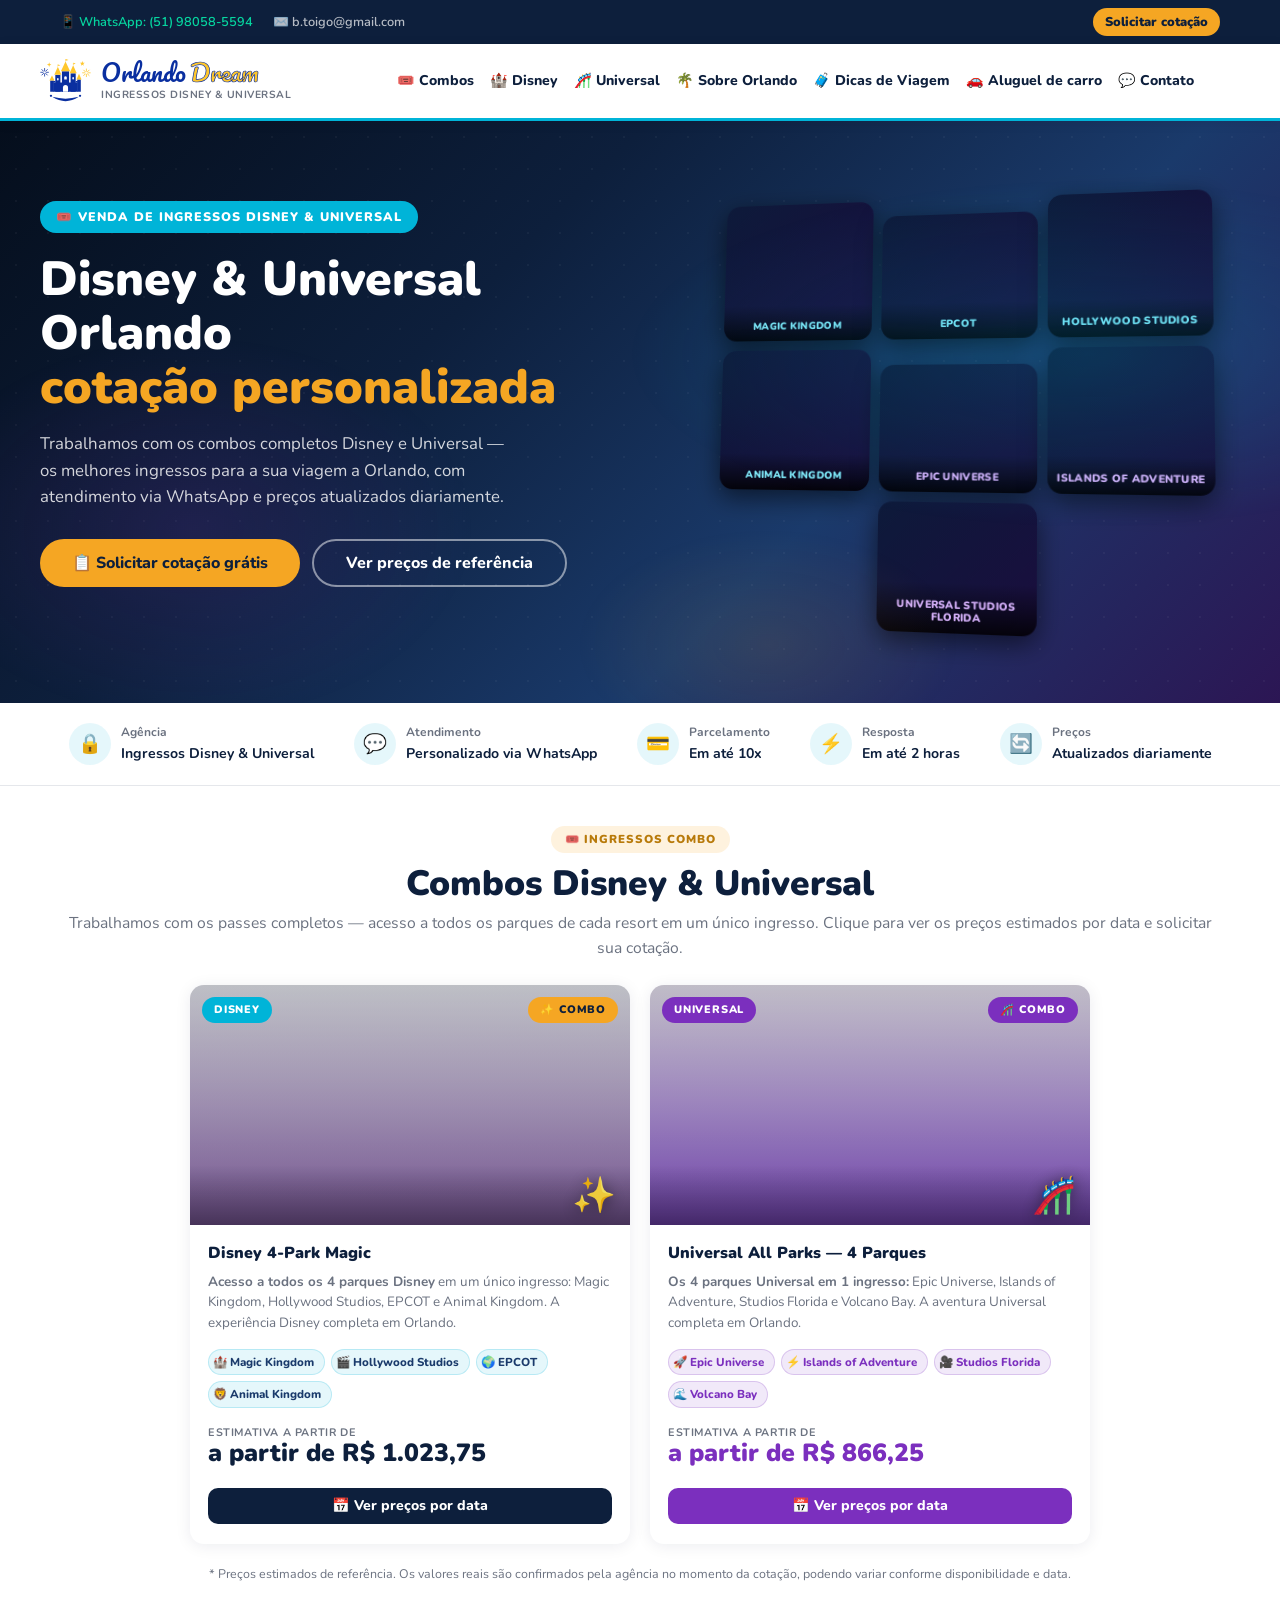
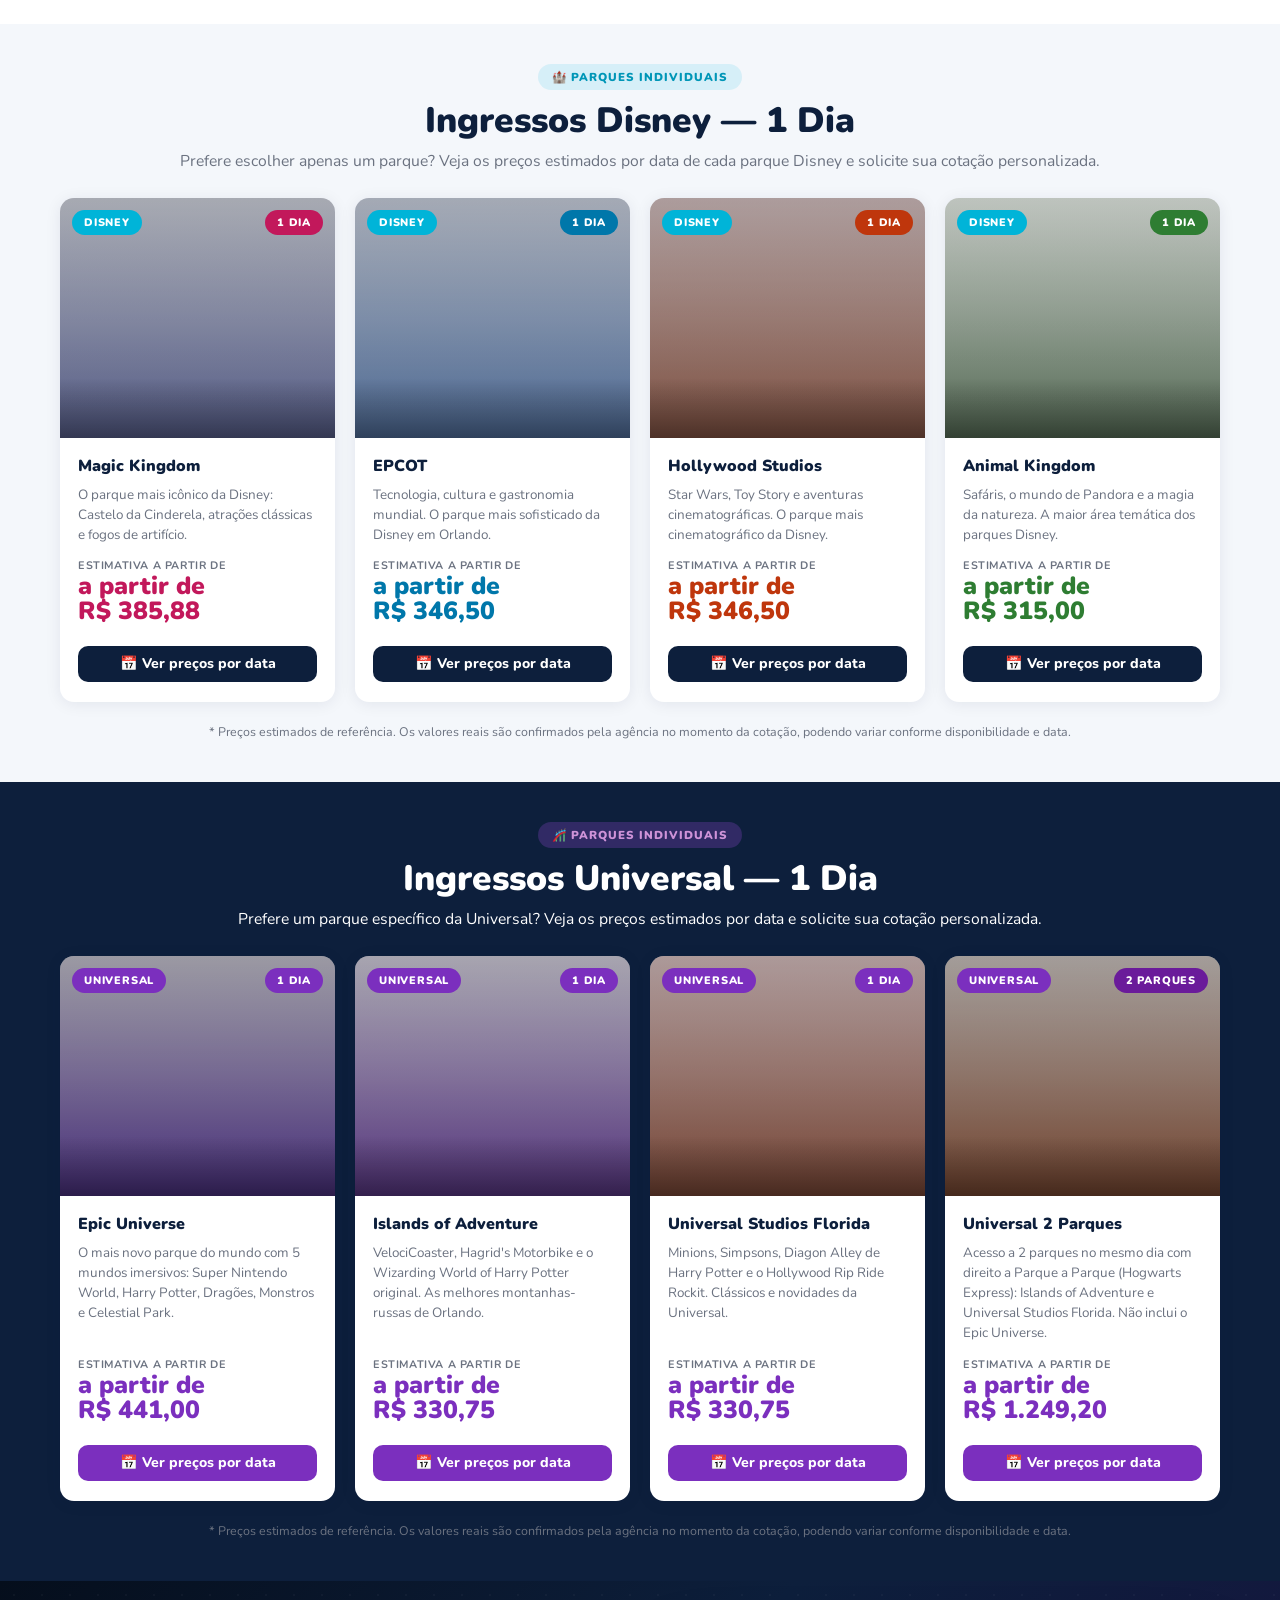
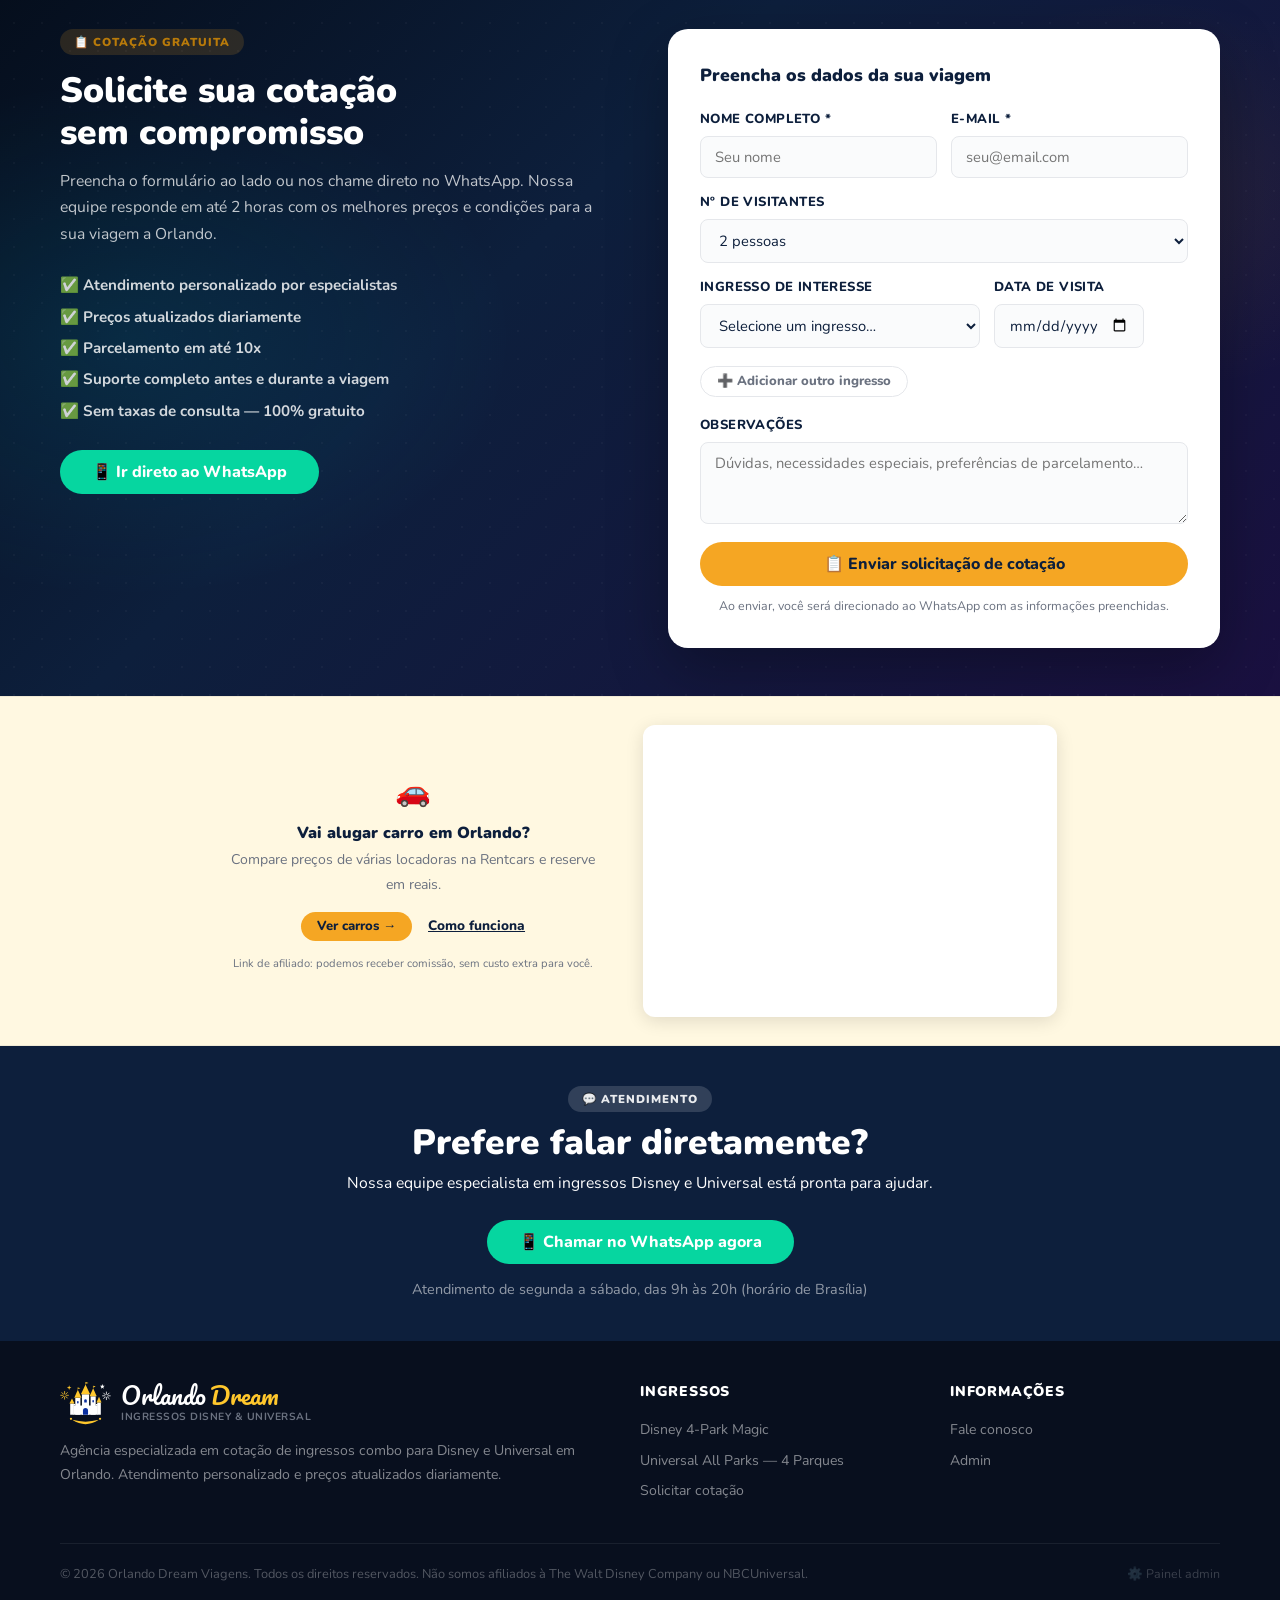
<file: index.html>
<!DOCTYPE html>
<html lang="pt-BR">
<head>
  <meta charset="UTF-8" />
  <meta name="viewport" content="width=device-width, initial-scale=1.0" />
  <title>Ingressos Disney e Universal Orlando | Cotação Personalizada — Orlando Dream Viagens</title>
  <meta name="description" content="Compre ingressos Disney e Universal em Orlando com cotação personalizada em pontos Azul. Combos completos para os parques, atendimento via WhatsApp e preços atualizados diariamente." />
  <link rel="canonical" href="https://orlando-dream.netlify.app/" />
  <meta property="og:type" content="website" />
  <meta property="og:title" content="Ingressos Disney e Universal Orlando" />
  <meta property="og:description" content="Compre ingressos Disney e Universal em Orlando com cotação personalizada em pontos Azul. Combos completos para os parques, atendimento via WhatsApp e preços atualizados diariamente." />
  <meta property="og:url" content="https://orlando-dream.netlify.app/" />
  <meta property="og:image" content="https://orlando-dream.netlify.app/img/magic_kingdom.png" />
  <meta property="og:locale" content="pt_BR" />
  <meta name="twitter:card" content="summary_large_image" />
  <meta name="twitter:title" content="Ingressos Disney e Universal Orlando" />
  <meta name="twitter:description" content="Compre ingressos Disney e Universal em Orlando com cotação personalizada em pontos Azul. Combos completos para os parques, atendimento via WhatsApp e preços atualizados diariamente." />
  <meta name="twitter:image" content="https://orlando-dream.netlify.app/img/magic_kingdom.png" />
  <link href="https://fonts.googleapis.com/css2?family=Pacifico&family=Nunito:wght@400;600;700;800;900&display=swap" rel="stylesheet" />
  <link rel="stylesheet" href="style.css" />
  <script type="application/ld+json">
  {
    "@context": "https://schema.org",
    "@type": "TravelAgency",
    "name": "Orlando Dream Viagens",
    "url": "https://orlando-dream.netlify.app/",
    "image": "https://orlando-dream.netlify.app/img/magic_kingdom.png",
    "description": "Agência especializada em cotação de ingressos combo para Disney e Universal em Orlando, com atendimento personalizado via WhatsApp e preços atualizados diariamente.",
    "email": "b.toigo@gmail.com",
    "telephone": "+5551980585594",
    "areaServed": {
      "@type": "City",
      "name": "Orlando, Flórida, EUA"
    },
    "makesOffer": [
      {
        "@type": "Offer",
        "itemOffered": {
          "@type": "Product",
          "name": "Ingressos Disney Orlando"
        }
      },
      {
        "@type": "Offer",
        "itemOffered": {
          "@type": "Product",
          "name": "Ingressos Universal Orlando"
        }
      }
    ]
  }
  </script>
</head>
<body>

  <!-- ===== UTILITY BAR ===== -->
  <div class="util-bar">
    <div class="container util-bar-inner">
      <div class="util-left">
        <a href="https://wa.me/5551980585594" target="_blank" class="util-whatsapp">📱 WhatsApp: (51) 98058-5594</a>
        <span>✉️ b.toigo@gmail.com</span>
      </div>
      <div class="util-right">
        <a href="#cotacao" class="util-cta-link">Solicitar cotação</a>
      </div>
    </div>
  </div>

  <!-- ===== HEADER ===== -->
  <header class="header">
    <div class="container header-inner">
      <a href="index.html" class="logo">
        <img class="logo-icon-img" src="img/logo-orlando-dream-claro.svg" alt="Orlando Dream" />
        <div>
          <div class="logo-text">Orlando<strong style="-webkit-text-stroke:.7px #0a2fa0">Dream</strong></div>
          <div class="logo-sub">Ingressos Disney &amp; Universal</div>
        </div>
      </a>

      <button class="mobile-menu-btn" onclick="document.querySelector('.header-nav').classList.toggle('mobile-open')" aria-label="Abrir menu">☰</button>

      <nav class="header-nav" style="display:flex;gap:16px;flex:1;justify-content:center;flex-wrap:nowrap;">
        <a href="#ingressos"                       style="font-weight:800;font-size:.88rem;color:var(--navy);white-space:nowrap;">🎟️ Combos</a>
        <a href="#ingressos-individuais"           style="font-weight:800;font-size:.88rem;color:var(--navy);white-space:nowrap;">🏰 Disney</a>
        <a href="#ingressos-individuais-universal" style="font-weight:800;font-size:.88rem;color:var(--navy);white-space:nowrap;">🎢 Universal</a>
        <a href="sobre-orlando.html"               style="font-weight:800;font-size:.88rem;color:var(--navy);white-space:nowrap;">🌴 Sobre Orlando</a>
        <a href="dicas-viagem.html"                style="font-weight:800;font-size:.88rem;color:var(--navy);white-space:nowrap;">🧳 Dicas de Viagem</a>
        <a href="#aluguel-carro"                   style="font-weight:800;font-size:.88rem;color:var(--navy);white-space:nowrap;">🚗 Aluguel de carro</a>
        <a href="#contato"                         style="font-weight:800;font-size:.88rem;color:var(--navy);white-space:nowrap;">💬 Contato</a>
      </nav>
    </div>
  </header>

  <!-- ===== HERO ===== -->
  <section class="hero">
    <div class="container hero-content">
      <div class="hero-tag">🎟️ Venda de ingressos Disney &amp; Universal</div>
      <h1>Disney &amp; Universal Orlando<br/><span>cotação personalizada</span></h1>
      <p>Trabalhamos com os combos completos Disney e Universal — os melhores ingressos para a sua viagem a Orlando, com atendimento via WhatsApp e preços atualizados diariamente.</p>
      <div class="hero-actions">
        <a href="#cotacao" class="btn btn-gold btn-lg">📋 Solicitar cotação grátis</a>
        <a href="#ingressos" class="btn btn-ghost btn-lg">Ver preços de referência</a>
      </div>
    </div>
    <!-- Mosaico visual dos parques (os 7 parques de Orlando) -->
    <div class="hero-visual">
      <div class="hero-park-grid">
        <div class="hero-park-thumb badge-d">
          <img data-wiki="Magic Kingdom" alt="Magic Kingdom" class="hero-thumb-img" />
          <div class="hero-park-thumb-tag">Magic Kingdom</div>
        </div>
        <div class="hero-park-thumb badge-d">
          <img data-wiki="Epcot" alt="EPCOT" class="hero-thumb-img" />
          <div class="hero-park-thumb-tag">EPCOT</div>
        </div>
        <div class="hero-park-thumb badge-d">
          <img data-wiki="Disney's Hollywood Studios" alt="Hollywood Studios" class="hero-thumb-img" />
          <div class="hero-park-thumb-tag">Hollywood Studios</div>
        </div>
        <div class="hero-park-thumb badge-d">
          <img data-wiki="Disney's Animal Kingdom" alt="Animal Kingdom" class="hero-thumb-img" />
          <div class="hero-park-thumb-tag">Animal Kingdom</div>
        </div>
        <div class="hero-park-thumb badge-u">
          <img data-wiki="Universal Epic Universe" alt="Epic Universe" class="hero-thumb-img" />
          <div class="hero-park-thumb-tag">Epic Universe</div>
        </div>
        <div class="hero-park-thumb badge-u">
          <img data-wiki="Harry Potter and the Forbidden Journey" alt="Islands of Adventure" class="hero-thumb-img" />
          <div class="hero-park-thumb-tag">Islands of Adventure</div>
        </div>
        <div class="hero-park-thumb badge-u">
          <img data-wiki="Universal Studios Florida" alt="Universal Studios Florida" class="hero-thumb-img" />
          <div class="hero-park-thumb-tag">Universal Studios Florida</div>
        </div>
      </div>
    </div>
  </section>

  <!-- ===== TRUST BAR ===== -->
  <div class="trust-bar">
    <div class="container trust-items">
      <div class="trust-item">
        <div class="trust-icon">🔒</div>
        <div>
          <div style="font-size:.75rem;color:var(--muted);font-weight:700">Agência</div>
          <div>Ingressos Disney &amp; Universal</div>
        </div>
      </div>
      <div class="trust-item">
        <div class="trust-icon">💬</div>
        <div>
          <div style="font-size:.75rem;color:var(--muted);font-weight:700">Atendimento</div>
          <div>Personalizado via WhatsApp</div>
        </div>
      </div>
      <div class="trust-item">
        <div class="trust-icon">💳</div>
        <div>
          <div style="font-size:.75rem;color:var(--muted);font-weight:700">Parcelamento</div>
          <div>Em até 10x</div>
        </div>
      </div>
      <div class="trust-item">
        <div class="trust-icon">⚡</div>
        <div>
          <div style="font-size:.75rem;color:var(--muted);font-weight:700">Resposta</div>
          <div>Em até 2 horas</div>
        </div>
      </div>
      <div class="trust-item">
        <div class="trust-icon">🔄</div>
        <div>
          <div style="font-size:.75rem;color:var(--muted);font-weight:700">Preços</div>
          <div>Atualizados diariamente</div>
        </div>
      </div>
    </div>
  </div>

  <!-- ===== INGRESSOS (2 combos) ===== -->
  <section id="ingressos" class="section section-white">
    <div class="container">
      <div class="section-header center">
        <div class="section-tag section-tag-gold">🎟️ Ingressos Combo</div>
        <h2>Combos Disney &amp; Universal</h2>
        <p>Trabalhamos com os passes completos — acesso a todos os parques de cada resort em um único ingresso. Clique para ver os preços estimados por data e solicitar sua cotação.</p>
      </div>

      <div class="cards-grid cards-grid-2">

        <!-- Disney Park Hopper COMBO -->
        <div class="product-card product-card-featured" data-parque="disney">
          <div class="card-photo-wrap card-bg-disney-all">
            <img class="card-photo-img" data-wiki="Magic Kingdom" alt="Magic Kingdom" />
            <span class="card-photo-icon">✨</span>
            <span class="card-park-badge badge-disney">Disney</span>
            <span class="combo-flag">✨ COMBO</span>
          </div>
          <div class="card-body">
            <h3>Disney 4-Park Magic</h3>
            <p class="card-desc"><strong>Acesso a todos os 4 parques Disney</strong> em um único ingresso: Magic Kingdom, Hollywood Studios, EPCOT e Animal Kingdom. A experiência Disney completa em Orlando.</p>
            <div class="card-parques-incluidos">
              <span class="parque-chip">🏰 Magic Kingdom</span>
              <span class="parque-chip">🎬 Hollywood Studios</span>
              <span class="parque-chip">🌍 EPCOT</span>
              <span class="parque-chip">🦁 Animal Kingdom</span>
            </div>
            <div class="card-price-row">
              <div class="price-block">
                <div class="price-from">Estimativa a partir de</div>
                <div class="price-val price-val-disney" id="preco-disney_all">…</div>
                <div class="price-pts" id="pontos-disney_all"></div>
              </div>
            </div>
            <button class="btn btn-disney btn-block card-add-btn" id="btn-disney_all">📅 Ver preços por data</button>
          </div>
        </div>

        <!-- Universal 3-Park COMBO -->
        <div class="product-card product-card-featured" data-parque="universal">
          <div class="card-photo-wrap card-bg-universal-all">
            <img class="card-photo-img" data-wiki="Universal Epic Universe" alt="Universal Epic Universe" />
            <span class="card-photo-icon">🎢</span>
            <span class="card-park-badge badge-universal">Universal</span>
            <span class="combo-flag" style="background:var(--purple);color:white;">🎢 COMBO</span>
          </div>
          <div class="card-body">
            <h3>Universal All Parks — 4 Parques</h3>
            <p class="card-desc"><strong>Os 4 parques Universal em 1 ingresso:</strong> Epic Universe, Islands of Adventure, Studios Florida e Volcano Bay. A aventura Universal completa em Orlando.</p>
            <div class="card-parques-incluidos">
              <span class="parque-chip parque-chip-universal">🚀 Epic Universe</span>
              <span class="parque-chip parque-chip-universal">⚡ Islands of Adventure</span>
              <span class="parque-chip parque-chip-universal">🎥 Studios Florida</span>
              <span class="parque-chip parque-chip-universal">🌊 Volcano Bay</span>
            </div>
            <div class="card-price-row">
              <div class="price-block">
                <div class="price-from">Estimativa a partir de</div>
                <div class="price-val price-val-universal" id="preco-universal_all">…</div>
                <div class="price-pts" id="pontos-universal_all"></div>
              </div>
            </div>
            <button class="btn btn-universal btn-block card-add-btn" id="btn-universal_all">📅 Ver preços por data</button>
          </div>
        </div>

      </div>
      <p class="price-note">* Preços estimados de referência. Os valores reais são confirmados pela agência no momento da cotação, podendo variar conforme disponibilidade e data.</p>
    </div>
  </section>

  <!-- ===== INGRESSOS INDIVIDUAIS DISNEY ===== -->
  <section id="ingressos-individuais" class="section section-light">
    <div class="container">
      <div class="section-header center">
        <div class="section-tag section-tag-cyan">🏰 Parques individuais</div>
        <h2>Ingressos Disney — 1 Dia</h2>
        <p>Prefere escolher apenas um parque? Veja os preços estimados por data de cada parque Disney e solicite sua cotação personalizada.</p>
      </div>

      <div class="cards-grid cards-grid-4">

        <!-- Magic Kingdom -->
        <div class="product-card product-card-featured" data-parque="disney">
          <div class="card-photo-wrap" style="background:linear-gradient(to bottom,rgba(10,20,50,.3),rgba(10,20,80,.7))">
            <img data-wiki="Magic Kingdom" alt="Magic Kingdom" class="card-photo-img" />
            <span class="card-park-badge badge-disney">Disney</span>
            <span class="combo-flag" style="background:#c2185b;color:white;">1 DIA</span>
          </div>
          <div class="card-body">
            <h3>Magic Kingdom</h3>
            <p class="card-desc">O parque mais icônico da Disney: Castelo da Cinderela, atrações clássicas e fogos de artifício.</p>
            <div class="card-price-row">
              <div class="price-block">
                <div class="price-from">Estimativa a partir de</div>
                <div class="price-val price-val-mk" id="preco-mk">…</div>
                <div class="price-pts" id="pontos-mk"></div>
              </div>
            </div>
            <button class="btn btn-disney btn-block card-add-btn" id="btn-mk">📅 Ver preços por data</button>
          </div>
        </div>

        <!-- EPCOT -->
        <div class="product-card product-card-featured" data-parque="disney">
          <div class="card-photo-wrap" style="background:linear-gradient(to bottom,rgba(0,20,60,.3),rgba(0,40,100,.7))">
            <img data-wiki="Epcot" alt="EPCOT" class="card-photo-img" />
            <span class="card-park-badge badge-disney">Disney</span>
            <span class="combo-flag" style="background:#0077aa;color:white;">1 DIA</span>
          </div>
          <div class="card-body">
            <h3>EPCOT</h3>
            <p class="card-desc">Tecnologia, cultura e gastronomia mundial. O parque mais sofisticado da Disney em Orlando.</p>
            <div class="card-price-row">
              <div class="price-block">
                <div class="price-from">Estimativa a partir de</div>
                <div class="price-val price-val-epcot" id="preco-epcot">…</div>
                <div class="price-pts" id="pontos-epcot"></div>
              </div>
            </div>
            <button class="btn btn-disney btn-block card-add-btn" id="btn-epcot">📅 Ver preços por data</button>
          </div>
        </div>

        <!-- Hollywood Studios -->
        <div class="product-card product-card-featured" data-parque="disney">
          <div class="card-photo-wrap" style="background:linear-gradient(to bottom,rgba(60,10,10,.35),rgba(80,20,0,.75))">
            <img data-wiki="Disney's Hollywood Studios" alt="Hollywood Studios" class="card-photo-img" />
            <span class="card-park-badge badge-disney">Disney</span>
            <span class="combo-flag" style="background:#bf360c;color:white;">1 DIA</span>
          </div>
          <div class="card-body">
            <h3>Hollywood Studios</h3>
            <p class="card-desc">Star Wars, Toy Story e aventuras cinematográficas. O parque mais cinematográfico da Disney.</p>
            <div class="card-price-row">
              <div class="price-block">
                <div class="price-from">Estimativa a partir de</div>
                <div class="price-val price-val-hs" id="preco-hs">…</div>
                <div class="price-pts" id="pontos-hs"></div>
              </div>
            </div>
            <button class="btn btn-disney btn-block card-add-btn" id="btn-hs">📅 Ver preços por data</button>
          </div>
        </div>

        <!-- Animal Kingdom -->
        <div class="product-card product-card-featured" data-parque="disney">
          <div class="card-photo-wrap" style="background:linear-gradient(to bottom,rgba(10,40,10,.2),rgba(10,40,10,.7))">
            <img data-wiki="Disney's Animal Kingdom" alt="Animal Kingdom" class="card-photo-img" />
            <span class="card-park-badge badge-disney">Disney</span>
            <span class="combo-flag" style="background:#2e7d32;color:white;">1 DIA</span>
          </div>
          <div class="card-body">
            <h3>Animal Kingdom</h3>
            <p class="card-desc">Safáris, o mundo de Pandora e a magia da natureza. A maior área temática dos parques Disney.</p>
            <div class="card-price-row">
              <div class="price-block">
                <div class="price-from">Estimativa a partir de</div>
                <div class="price-val price-val-ak" id="preco-ak">…</div>
                <div class="price-pts" id="pontos-ak"></div>
              </div>
            </div>
            <button class="btn btn-disney btn-block card-add-btn" id="btn-ak">📅 Ver preços por data</button>
          </div>
        </div>

      </div>
      <p class="price-note">* Preços estimados de referência. Os valores reais são confirmados pela agência no momento da cotação, podendo variar conforme disponibilidade e data.</p>
    </div>
  </section>

  <!-- ===== INGRESSOS INDIVIDUAIS UNIVERSAL ===== -->
  <section id="ingressos-individuais-universal" class="section section-navy">
    <div class="container">
      <div class="section-header center light">
        <div class="section-tag section-tag-purple">🎢 Parques individuais</div>
        <h2>Ingressos Universal — 1 Dia</h2>
        <p>Prefere um parque específico da Universal? Veja os preços estimados por data e solicite sua cotação personalizada.</p>
      </div>

      <div class="cards-grid cards-grid-4">

        <!-- Epic Universe -->
        <div class="product-card product-card-featured" data-parque="universal">
          <div class="card-photo-wrap card-bg-eu">
            <img class="card-photo-img" data-wiki="Universal Epic Universe" alt="Epic Universe" />
            <span class="card-park-badge badge-universal">Universal</span>
            <span class="combo-flag" style="background:var(--purple);color:white;">1 DIA</span>
          </div>
          <div class="card-body">
            <h3>Epic Universe</h3>
            <p class="card-desc">O mais novo parque do mundo com 5 mundos imersivos: Super Nintendo World, Harry Potter, Dragões, Monstros e Celestial Park.</p>
            <div class="card-price-row">
              <div class="price-block">
                <div class="price-from">Estimativa a partir de</div>
                <div class="price-val price-val-universal" id="preco-eu">…</div>
                <div class="price-pts" id="pontos-eu"></div>
              </div>
            </div>
            <button class="btn btn-universal btn-block card-add-btn" id="btn-eu">📅 Ver preços por data</button>
          </div>
        </div>

        <!-- Islands of Adventure -->
        <div class="product-card product-card-featured" data-parque="universal">
          <div class="card-photo-wrap card-bg-ioa">
            <img class="card-photo-img" data-wiki="Harry Potter and the Forbidden Journey" alt="Islands of Adventure" />
            <span class="card-park-badge badge-universal">Universal</span>
            <span class="combo-flag" style="background:var(--purple);color:white;">1 DIA</span>
          </div>
          <div class="card-body">
            <h3>Islands of Adventure</h3>
            <p class="card-desc">VelociCoaster, Hagrid's Motorbike e o Wizarding World of Harry Potter original. As melhores montanhas-russas de Orlando.</p>
            <div class="card-price-row">
              <div class="price-block">
                <div class="price-from">Estimativa a partir de</div>
                <div class="price-val price-val-universal" id="preco-ioa">…</div>
                <div class="price-pts" id="pontos-ioa"></div>
              </div>
            </div>
            <button class="btn btn-universal btn-block card-add-btn" id="btn-ioa">📅 Ver preços por data</button>
          </div>
        </div>

        <!-- Universal Studios Florida -->
        <div class="product-card product-card-featured" data-parque="universal">
          <div class="card-photo-wrap card-bg-usf">
            <img class="card-photo-img" data-wiki="Universal Studios Florida" alt="Universal Studios Florida" />
            <span class="card-park-badge badge-universal">Universal</span>
            <span class="combo-flag" style="background:var(--purple);color:white;">1 DIA</span>
          </div>
          <div class="card-body">
            <h3>Universal Studios Florida</h3>
            <p class="card-desc">Minions, Simpsons, Diagon Alley de Harry Potter e o Hollywood Rip Ride Rockit. Clássicos e novidades da Universal.</p>
            <div class="card-price-row">
              <div class="price-block">
                <div class="price-from">Estimativa a partir de</div>
                <div class="price-val price-val-universal" id="preco-usf">…</div>
                <div class="price-pts" id="pontos-usf"></div>
              </div>
            </div>
            <button class="btn btn-universal btn-block card-add-btn" id="btn-usf">📅 Ver preços por data</button>
          </div>
        </div>

        <!-- Universal 2 Parques Parque a Parque -->
        <div class="product-card product-card-featured" data-parque="universal">
          <div class="card-photo-wrap card-bg-universal-2park">
            <img class="card-photo-img" data-wiki="Hogwarts Express (Universal Orlando Resort)" alt="Universal 2 Parques" />
            <span class="card-park-badge badge-universal">Universal</span>
            <span class="combo-flag" style="background:#6a1b9a;color:white;">2 PARQUES</span>
          </div>
          <div class="card-body">
            <h3>Universal 2 Parques</h3>
            <p class="card-desc">Acesso a 2 parques no mesmo dia com direito a Parque a Parque (Hogwarts Express): Islands of Adventure e Universal Studios Florida. Não inclui o Epic Universe.</p>
            <div class="card-price-row">
              <div class="price-block">
                <div class="price-from">Estimativa a partir de</div>
                <div class="price-val price-val-universal" id="preco-u2park">…</div>
                <div class="price-pts" id="pontos-u2park"></div>
              </div>
            </div>
            <button class="btn btn-universal btn-block card-add-btn" id="btn-u2park">📅 Ver preços por data</button>
          </div>
        </div>

      </div>
      <p class="price-note">* Preços estimados de referência. Os valores reais são confirmados pela agência no momento da cotação, podendo variar conforme disponibilidade e data.</p>
    </div>
  </section>

  <!-- ===== FORMULÁRIO DE COTAÇÃO ===== -->
  <section id="cotacao" class="section section-cotacao">
    <div class="container">
      <div class="cotacao-grid">

        <!-- Coluna esquerda: texto -->
        <div class="cotacao-info">
          <div class="section-tag section-tag-gold" style="margin-bottom:14px;">📋 Cotação gratuita</div>
          <h2 style="color:#fff;font-size:clamp(1.6rem,3vw,2.2rem);font-weight:900;margin-bottom:14px;line-height:1.2;">Solicite sua cotação<br/>sem compromisso</h2>
          <p style="color:rgba(255,255,255,.75);font-size:.98rem;line-height:1.7;margin-bottom:28px;">
            Preencha o formulário ao lado ou nos chame direto no WhatsApp. Nossa equipe responde em até 2 horas com os melhores preços e condições para a sua viagem a Orlando.
          </p>
          <ul class="cotacao-vantagens">
            <li>✅ Atendimento personalizado por especialistas</li>
            <li>✅ Preços atualizados diariamente</li>
            <li>✅ Parcelamento em até 10x</li>
            <li>✅ Suporte completo antes e durante a viagem</li>
            <li>✅ Sem taxas de consulta — 100% gratuito</li>
          </ul>
          <a href="https://wa.me/5551980585594" target="_blank" class="btn btn-green btn-lg" style="margin-top:28px;">
            📱 Ir direto ao WhatsApp
          </a>
        </div>

        <!-- Coluna direita: formulário -->
        <div class="cotacao-form-wrap">
          <form id="cotacao-form">
            <h3 style="font-weight:900;font-size:1.1rem;color:var(--navy);margin-bottom:20px;">Preencha os dados da sua viagem</h3>

            <div class="form-row">
              <div class="form-group">
                <label for="form-nome">Nome completo *</label>
                <input type="text" id="form-nome" name="nome" placeholder="Seu nome" required />
              </div>
              <div class="form-group">
                <label for="form-email">E-mail *</label>
                <input type="email" id="form-email" name="email" placeholder="seu@email.com" required />
              </div>
            </div>

            <div class="form-group">
              <label for="form-qtd">Nº de visitantes</label>
              <select id="form-qtd" name="qtd">
                <option value="1">1 pessoa</option>
                <option value="2" selected>2 pessoas</option>
                <option value="3">3 pessoas</option>
                <option value="4">4 pessoas</option>
                <option value="5+">5 ou mais</option>
              </select>
            </div>

            <div id="itens-ingresso-wrap">
              <div class="item-ingresso" data-item>
                <div class="form-row form-row-item">
                  <div class="form-group">
                    <label>Ingresso de interesse</label>
                    <select name="item-parque" class="item-parque">
                      <option value="">Selecione um ingresso…</option>
                      <optgroup label="Combos">
                        <option value="Disney 4-Park Magic">✨ Disney 4-Park Magic</option>
                        <option value="Universal All Parks — 4 Parques">🎢 Universal All Parks — 4 Parques</option>
                        <option value="Disney + Universal (ambos)">✨🎢 Disney + Universal (ambos)</option>
                      </optgroup>
                      <optgroup label="Disney — 1 dia">
                        <option value="Magic Kingdom — 1 dia">🏰 Magic Kingdom — 1 dia</option>
                        <option value="EPCOT — 1 dia">🌍 EPCOT — 1 dia</option>
                        <option value="Hollywood Studios — 1 dia">🎬 Hollywood Studios — 1 dia</option>
                        <option value="Animal Kingdom — 1 dia">🦁 Animal Kingdom — 1 dia</option>
                      </optgroup>
                      <optgroup label="Universal — 1 dia">
                        <option value="Epic Universe — 1 dia">🚀 Epic Universe — 1 dia</option>
                        <option value="Islands of Adventure — 1 dia">⚡ Islands of Adventure — 1 dia</option>
                        <option value="Universal Studios Florida — 1 dia">🎥 Universal Studios Florida — 1 dia</option>
                        <option value="Universal 2 Parques — Parque a Parque">🎡 Universal 2 Parques — Parque a Parque</option>
                      </optgroup>
                    </select>
                  </div>
                  <div class="form-group">
                    <label>Data de visita</label>
                    <input type="date" name="item-data" class="item-data" />
                  </div>
                  <button type="button" class="item-remove-btn" onclick="removerItemIngresso(this)" title="Remover este ingresso" aria-label="Remover este ingresso" style="visibility:hidden;">✕</button>
                </div>
                <div class="item-preco"></div>
              </div>
            </div>

            <button type="button" class="btn btn-ghost-dark btn-sm" id="btn-add-item" onclick="adicionarItemIngresso()" style="margin-bottom:18px;">➕ Adicionar outro ingresso</button>

            <div id="cotacao-total-wrap" class="cotacao-total-wrap" style="display:none;">
              <div class="cotacao-total-info">
                <span class="cotacao-total-label">Total estimado</span>
                <span id="cotacao-total-count" class="cotacao-total-count"></span>
              </div>
              <span id="cotacao-total-valor" class="cotacao-total-valor"></span>
            </div>
            <p id="cotacao-total-nota" class="price-note" style="display:none;margin:-8px 0 16px;">* Soma dos valores de referência por data selecionada, multiplicada pelo número de visitantes. O valor final é confirmado pela agência na cotação.</p>

            <div class="form-group">
              <label for="form-obs">Observações</label>
              <textarea id="form-obs" name="obs" rows="3" placeholder="Dúvidas, necessidades especiais, preferências de parcelamento…"></textarea>
            </div>

            <button type="submit" class="btn btn-gold btn-lg btn-block" style="margin-top:4px;">
              📋 Enviar solicitação de cotação
            </button>
            <p style="text-align:center;font-size:.78rem;color:var(--muted);margin-top:10px;">
              Ao enviar, você será direcionado ao WhatsApp com as informações preenchidas.
            </p>
          </form>

          <div id="cotacao-confirm" style="display:none;text-align:center;padding:40px 20px;">
            <div style="font-size:3rem;margin-bottom:16px;">🎉</div>
            <h3 style="font-weight:900;color:var(--navy);margin-bottom:8px;">Solicitação enviada!</h3>
            <p style="color:var(--muted);margin-bottom:24px;">Continue a conversa no WhatsApp para confirmar os detalhes. Respondemos em até 2 horas.</p>
            <button onclick="novaCotacao()" class="btn btn-ghost-dark">Fazer nova cotação</button>
          </div>
        </div>
      </div>
    </div>
  </section>

  <!-- ===== DESTAQUE: ALUGUEL DE CARRO (afiliado Rentcars) ===== -->
  <section class="section-carro" id="aluguel-carro">
    <div class="container carro-strip">
      <div class="carro-strip-left">
        <div class="carro-strip-text">
          <span class="carro-strip-icon">🚗</span>
          <div>
            <strong>Vai alugar carro em Orlando?</strong>
            <span>Compare preços de várias locadoras na Rentcars e reserve em reais.</span>
          </div>
        </div>
        <div class="carro-strip-actions">
          <a class="btn btn-gold btn-sm" href="https://www.rentcars.com/pt-br/?requestorid=11034&amp;utm_source=orlando-dream.netlify.app&amp;utm_medium=afiliado-link" target="_blank" rel="sponsored nofollow noopener">Ver carros →</a>
          <a class="carro-strip-more" href="dica-aluguel-carro-eua.html">Como funciona</a>
        </div>
        <p class="carro-strip-aviso">Link de afiliado: podemos receber comissão, sem custo extra para você.</p>
      </div>
      <div class="carro-widget" id="carro-widget" data-src="https://widgets.rentcars.com/widget-v13.html?requestor=11034&amp;locale=pt-br&amp;utm_source=orlando-dream.netlify.app&amp;utm_medium=afiliado-widget"></div>
    </div>
    <script>
      // Carrega o widget da Rentcars só quando a faixa aparece na tela (não pesa o início da página)
      (function () {
        var box = document.getElementById('carro-widget');
        if (!box) return;
        function load() {
          if (box.firstChild) return;
          var o = document.createElement('object');
          o.data = box.dataset.src; o.width = 600; o.height = 400;
          o.setAttribute('aria-label', 'Busca de aluguel de carro Rentcars');
          box.appendChild(o);
        }
        if ('IntersectionObserver' in window) {
          var io = new IntersectionObserver(function (e) { if (e[0].isIntersecting) { load(); io.disconnect(); } }, { rootMargin: '300px' });
          io.observe(box);
        } else { load(); }
      })();
    </script>
  </section>

  <!-- ===== CONTATO ===== -->
  <section id="contato" class="section section-navy">
    <div class="container">
      <div class="section-header center light">
        <div class="section-tag section-tag-white">💬 Atendimento</div>
        <h2>Prefere falar diretamente?</h2>
        <p>Nossa equipe especialista em ingressos Disney e Universal está pronta para ajudar.</p>
      </div>
      <div class="contact-box">
        <a href="https://wa.me/5551980585594" target="_blank" class="btn btn-green btn-lg">
          📱 Chamar no WhatsApp agora
        </a>
        <p class="contact-note">Atendimento de segunda a sábado, das 9h às 20h (horário de Brasília)</p>
      </div>
    </div>
  </section>

  <!-- ===== FOOTER ===== -->
  <footer class="footer">
    <div class="container">
      <div class="footer-grid">
        <div class="footer-brand">
          <div class="logo">
            <img class="logo-icon-img" src="img/logo-orlando-dream-escuro.svg" alt="Orlando Dream" />
            <div>
              <div class="logo-text" style="color:white">Orlando<strong style="color:#ffc72c">Dream</strong></div>
              <div class="logo-sub">Ingressos Disney &amp; Universal</div>
            </div>
          </div>
          <p>Agência especializada em cotação de ingressos combo para Disney e Universal em Orlando. Atendimento personalizado e preços atualizados diariamente.</p>
        </div>
        <div class="footer-col">
          <h4>Ingressos</h4>
          <a href="#ingressos">Disney 4-Park Magic</a>
          <a href="#ingressos">Universal All Parks — 4 Parques</a>
          <a href="#cotacao">Solicitar cotação</a>
        </div>
        <div class="footer-col">
          <h4>Informações</h4>
          <a href="#contato">Fale conosco</a>
          <a href="admin.html">Admin</a>
        </div>
      </div>
      <div class="footer-bottom">
        <span class="footer-copy">© 2026 Orlando Dream Viagens. Todos os direitos reservados. Não somos afiliados à The Walt Disney Company ou NBCUniversal.</span>
        <a href="admin.html" class="footer-admin">⚙️ Painel admin</a>
      </div>
    </div>
  </footer>

  <!-- ===== CALENDAR MODAL ===== -->
  <div id="cal-overlay" class="cal-overlay" onclick="fecharCalendario()"></div>
  <div id="cal-modal" class="cal-modal">

    <div class="cal-header">
      <div class="cal-prod-info">
        <span id="cal-emoji" class="cal-emoji-lg"></span>
        <div>
          <div id="cal-nome" class="cal-nome"></div>
          <div class="cal-instrucao">Selecione a data da visita para ver o preço estimado</div>
        </div>
      </div>
      <button class="cal-close-btn" onclick="fecharCalendario()" title="Fechar">✕</button>
    </div>

    <div class="cal-nav-row">
      <button class="cal-nav-btn" id="cal-prev-btn" onclick="navegarMes(-1)">‹</button>
      <span id="cal-mes-label" class="cal-mes-label"></span>
      <button class="cal-nav-btn" id="cal-next-btn" onclick="navegarMes(1)">›</button>
    </div>

    <div class="cal-weekdays">
      <span>Dom</span><span>Seg</span><span>Ter</span><span>Qua</span><span>Qui</span><span>Sex</span><span>Sáb</span>
    </div>

    <div id="cal-grid" class="cal-grid"></div>

    <div class="cal-footer-modal">
      <div class="cal-footer-info">
        <div id="cal-sel-date-text" class="cal-sel-date-text">Selecione uma data acima</div>
        <div id="cal-sel-preco-text" class="cal-sel-preco-text"></div>
      </div>
      <button id="cal-add-btn" class="btn btn-gold" disabled onclick="confirmarDataEAdicionar()">
        📋 Solicitar cotação para esta data
      </button>
    </div>

  </div>

  <!-- Wikipedia image loader para fotos dos parques -->
  <script>
  (function() {
    var wikiImgCache = {};

    function loadWikiImages() {
      var imgs = Array.from(document.querySelectorAll('img[data-wiki]:not([data-loaded])'));
      if (!imgs.length) return;
      for (var i = 0; i < imgs.length; i += 10) {
        (function(batch) {
          var titles = batch.map(function(img) { return img.dataset.wiki; }).join('|');
          var url = 'https://en.wikipedia.org/w/api.php?action=query&prop=pageimages&format=json'
                  + '&pithumbsize=900&origin=*&titles=' + encodeURIComponent(titles);
          fetch(url)
            .then(function(r) { return r.json(); })
            .then(function(data) {
              var pages = data.query.pages;
              var norm = {};
              (data.query.normalized || []).forEach(function(n) { norm[n.to] = n.from; });
              (data.query.redirects  || []).forEach(function(r) { norm[r.to]  = r.from;  });
              var matched = {};
              Object.values(pages).forEach(function(page) {
                if (!page.thumbnail) return;
                var src = page.thumbnail.source;
                var orig = norm[page.title] || page.title;
                wikiImgCache[page.title] = src;
                wikiImgCache[orig] = src;
                matched[page.title] = true;
                matched[orig] = true;
                batch.filter(function(img) {
                  return img.dataset.wiki === page.title || img.dataset.wiki === orig;
                }).forEach(function(img) { applyWikiImg(img, src); });
              });
              // Sem foto: não faz nada — o gradiente CSS serve de fundo
              batch.filter(function(img) { return !matched[img.dataset.wiki]; })
                   .forEach(function(img) { img.setAttribute('data-loaded', 'fallback'); });
            })
            .catch(function() {});
        })(imgs.slice(i, i + 10));
      }
    }

    function applyWikiImg(img, src) {
      img.setAttribute('data-loaded', '1');
      img.onload = function() { img.classList.add('loaded'); };
      img.src = src;
    }

    document.addEventListener('DOMContentLoaded', loadWikiImages);
  })();
  </script>

  <script src="precos.js"></script>
  <script>
    // Atualiza preços nos cards
    async function updateDestaques() {
      const cotacoes = await getCotacoes();
      const config   = getConfig();
      ['disney_all','universal_all'].forEach(id => {
        const el = document.getElementById('dest-price-' + id);
        if (el) {
          const info = getPrecoById(id, cotacoes, config);
          el.textContent = info ? formatBRL(info.preco) : 'Consulte';
        }
      });
    }
    updateDestaques();

    // Define data mínima no formulário
    const hojeISO = new Date().toISOString().split('T')[0];
    document.querySelectorAll('.item-data').forEach(inp => { inp.min = hojeISO; });
  </script>
</body>
</html>
</file>
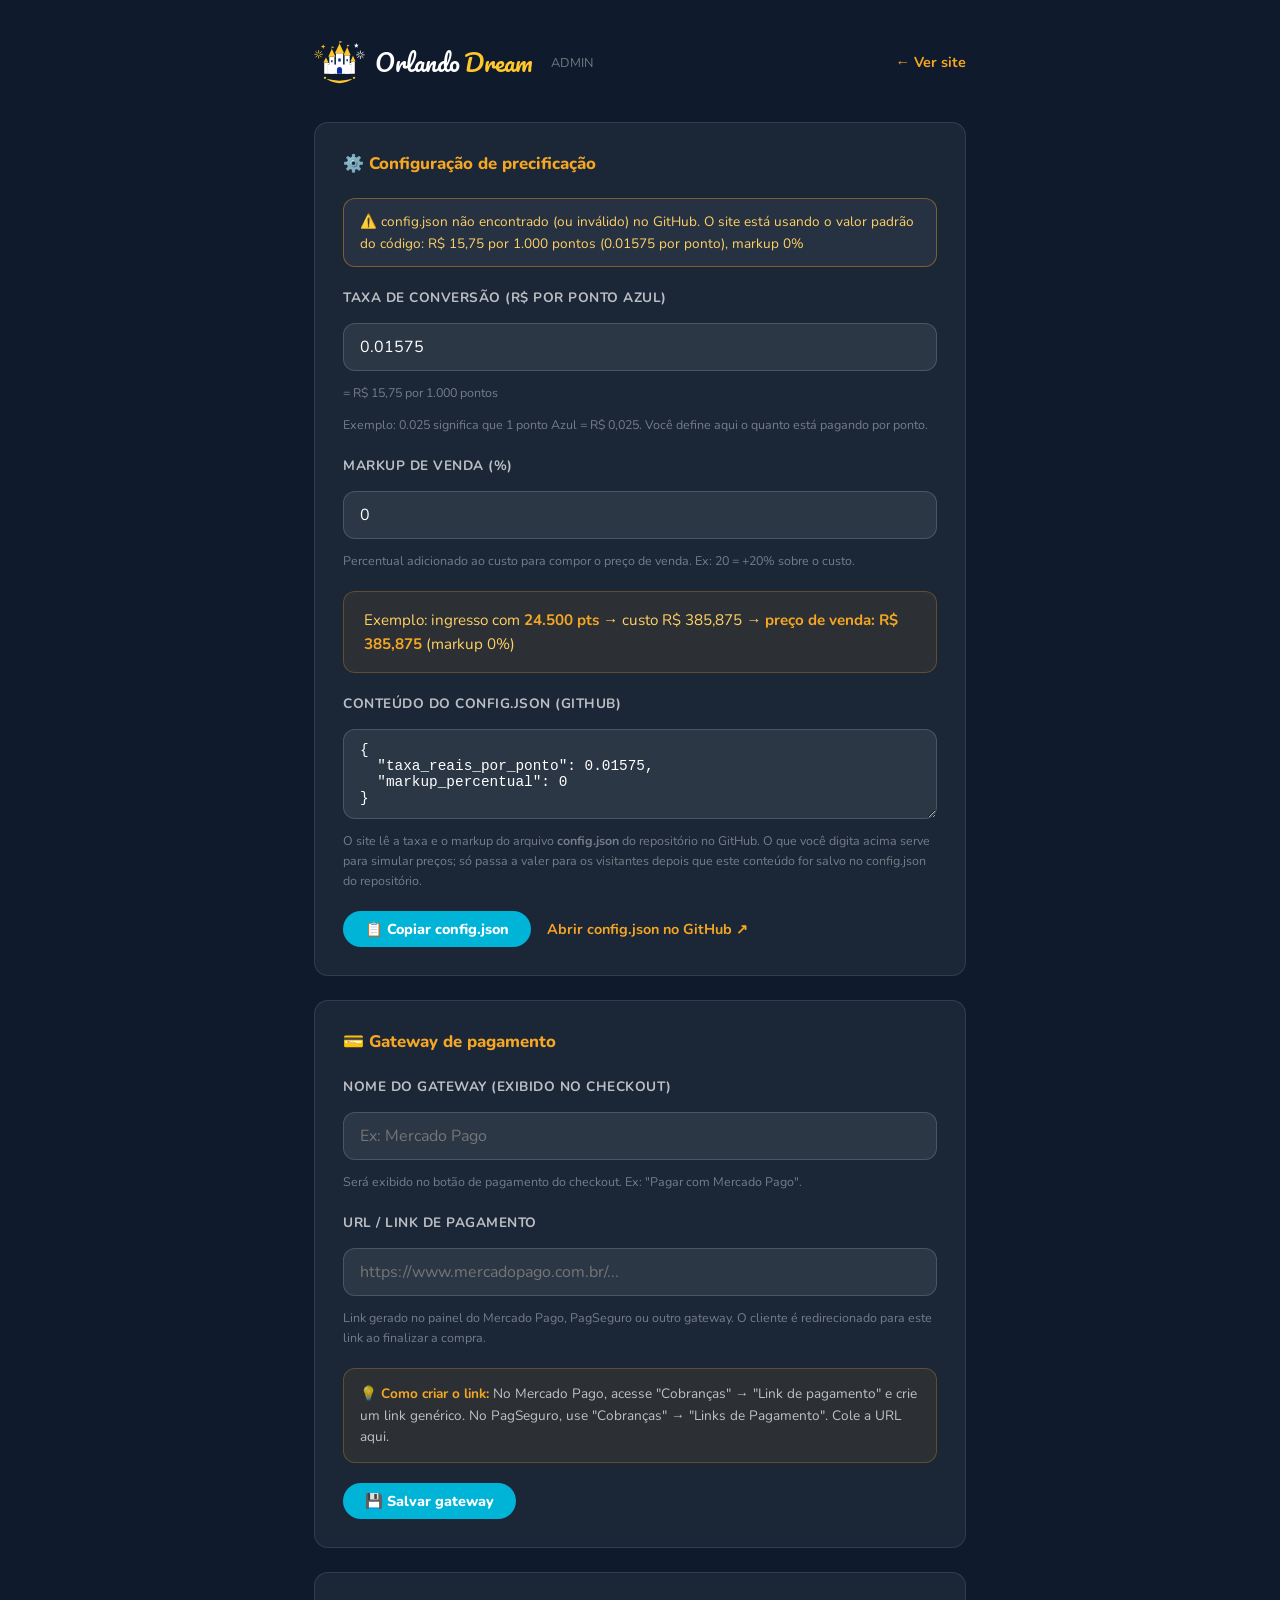
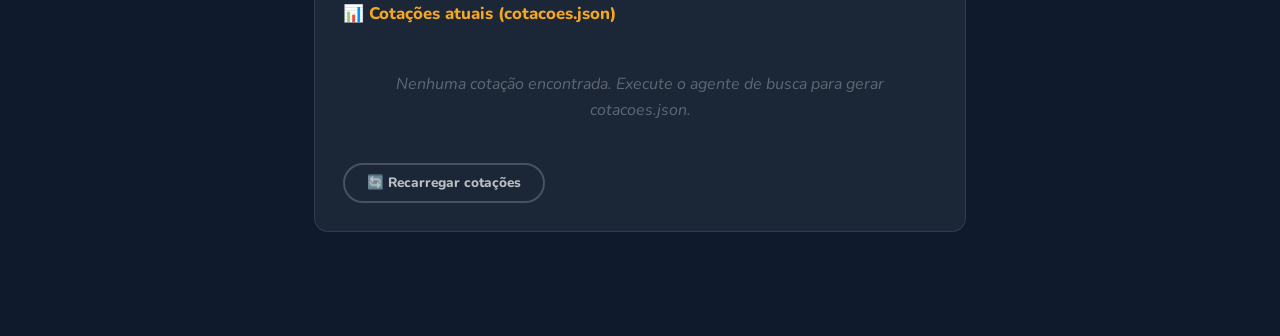
<file: admin.html>
<!DOCTYPE html>
<html lang="pt-BR">
<head>
  <meta charset="UTF-8" />
  <meta name="viewport" content="width=device-width, initial-scale=1.0" />
  <meta name="robots" content="noindex, nofollow" />
  <title>Admin — Orlando Dream</title>
  <link href="https://fonts.googleapis.com/css2?family=Pacifico&family=Nunito:wght@400;600;700;800;900&display=swap" rel="stylesheet" />
  <link rel="stylesheet" href="style.css" />
  <style>
    body { background: #0F1B2D; min-height: 100vh; }

    .admin-wrap {
      max-width: 700px;
      margin: 0 auto;
      padding: 40px 24px 80px;
    }
    .admin-header {
      display: flex;
      align-items: center;
      justify-content: space-between;
      margin-bottom: 36px;
    }
    .admin-header h1 { color: var(--white); font-size: 1.6rem; }
    .admin-header a  { color: var(--gold); font-size: .9rem; font-weight: 700; }

    .card-admin {
      background: rgba(255,255,255,.05);
      border: 1px solid rgba(255,255,255,.1);
      border-radius: var(--radius);
      padding: 28px;
      margin-bottom: 24px;
    }
    .card-admin h2 {
      color: var(--gold);
      font-size: 1.05rem;
      font-weight: 800;
      margin-bottom: 20px;
      display: flex;
      align-items: center;
      gap: 8px;
    }

    .form-group { margin-bottom: 20px; }
    .form-group label {
      display: block;
      color: rgba(255,255,255,.7);
      font-size: .85rem;
      font-weight: 700;
      margin-bottom: 8px;
      text-transform: uppercase;
      letter-spacing: .5px;
    }
    .form-group input[type="number"],
    .form-group input[type="text"] {
      width: 100%;
      padding: 12px 16px;
      background: rgba(255,255,255,.08);
      border: 1px solid rgba(255,255,255,.15);
      border-radius: 12px;
      color: var(--white);
      font-family: inherit;
      font-size: 1rem;
      outline: none;
      transition: border-color .2s;
    }
    .form-group input:focus { border-color: var(--gold); }
    .form-group .hint {
      color: rgba(255,255,255,.4);
      font-size: .78rem;
      margin-top: 6px;
    }

    .preview-box {
      background: rgba(245,166,35,.08);
      border: 1px solid rgba(245,166,35,.25);
      border-radius: 12px;
      padding: 16px 20px;
      margin: 20px 0;
      color: var(--gold-l);
      font-size: .95rem;
    }
    .preview-box strong { color: var(--gold); }

    .save-row {
      display: flex;
      align-items: center;
      gap: 16px;
    }
    .save-ok {
      color: #1DB954;
      font-weight: 700;
      font-size: .9rem;
      opacity: 0;
      transition: opacity .3s;
    }
    .save-ok.visible { opacity: 1; }

    /* Tabela de cotações */
    .cotacao-table {
      width: 100%;
      border-collapse: collapse;
      font-size: .9rem;
    }
    .cotacao-table th {
      color: rgba(255,255,255,.5);
      font-size: .75rem;
      text-transform: uppercase;
      letter-spacing: .5px;
      padding: 8px 12px;
      text-align: left;
      border-bottom: 1px solid rgba(255,255,255,.1);
    }
    .cotacao-table td {
      padding: 12px;
      color: var(--white);
      border-bottom: 1px solid rgba(255,255,255,.05);
    }
    .cotacao-table tr:last-child td { border-bottom: none; }
    .badge-disney    { background: rgba(30,58,95,.4); color: #7BB3F0; padding: 2px 10px; border-radius: 50px; font-size: .72rem; font-weight: 800; }
    .badge-universal { background: rgba(107,47,160,.4); color: #C59BE8; padding: 2px 10px; border-radius: 50px; font-size: .72rem; font-weight: 800; }
    .no-data { color: rgba(255,255,255,.3); font-style: italic; text-align: center; padding: 24px; }

    .last-update { color: rgba(255,255,255,.3); font-size: .8rem; margin-top: 12px; }

    .status-box {
      border-radius: 12px;
      padding: 12px 16px;
      margin-bottom: 20px;
      font-size: .85rem;
      background: rgba(255,255,255,.05);
      border: 1px solid rgba(255,255,255,.12);
      color: rgba(255,255,255,.75);
    }
    .status-box.ok   { border-color: rgba(29,185,84,.4);  color: #7be3a3; }
    .status-box.warn { border-color: rgba(245,166,35,.4); color: var(--gold-l); }

    .form-group textarea {
      width: 100%;
      padding: 12px 16px;
      background: rgba(255,255,255,.08);
      border: 1px solid rgba(255,255,255,.15);
      border-radius: 12px;
      color: var(--white);
      font-family: ui-monospace, Menlo, Consolas, monospace;
      font-size: .9rem;
      outline: none;
      resize: vertical;
    }
    .save-row a { color: var(--gold); font-size: .9rem; font-weight: 700; }
  </style>
</head>
<body>

  <div class="admin-wrap">
    <div class="admin-header">
      <div class="logo">
        <img class="logo-icon-img" src="img/logo-orlando-dream-escuro.svg" alt="Orlando Dream" />
        <span class="logo-text" style="color:#fff">Orlando<strong>Dream</strong></span>
        <span style="color:rgba(255,255,255,.4);font-size:.8rem;margin-left:8px;">ADMIN</span>
      </div>
      <a href="index.html">← Ver site</a>
    </div>

    <!-- ── Configuração de preços ── -->
    <div class="card-admin">
      <h2>⚙️ Configuração de precificação</h2>

      <div class="status-box" id="status-config">Carregando o valor em vigor no site…</div>

      <div class="form-group">
        <label>Taxa de conversão (R$ por ponto Azul)</label>
        <input type="number" id="taxa" step="0.0001" min="0.001" placeholder="0.0250" />
        <p class="hint" id="hint-milheiro"></p>
        <p class="hint">Exemplo: 0.025 significa que 1 ponto Azul = R$ 0,025. Você define aqui o quanto está pagando por ponto.</p>
      </div>

      <div class="form-group">
        <label>Markup de venda (%)</label>
        <input type="number" id="markup" step="0.1" min="0" placeholder="20" />
        <p class="hint">Percentual adicionado ao custo para compor o preço de venda. Ex: 20 = +20% sobre o custo.</p>
      </div>

      <div class="preview-box" id="preview-box">
        Preencha os campos acima para ver a prévia de preço.
      </div>

      <div class="form-group">
        <label>Conteúdo do config.json (GitHub)</label>
        <textarea id="json-saida" rows="4" readonly></textarea>
        <p class="hint">O site lê a taxa e o markup do arquivo <strong>config.json</strong> do repositório no GitHub. O que você digita acima serve para simular preços; só passa a valer para os visitantes depois que este conteúdo for salvo no config.json do repositório.</p>
      </div>

      <div class="save-row">
        <button class="btn btn-primary" id="btn-copiar" onclick="copiarJSON()">📋 Copiar config.json</button>
        <a href="https://github.com/btoigo-sketch/orlando-dream-cotacoes/edit/main/config.json" target="_blank" rel="noopener">Abrir config.json no GitHub ↗</a>
        <span class="save-ok" id="copy-ok">✅ Copiado!</span>
      </div>
    </div>

    <!-- ── Gateway de pagamento ── -->
    <div class="card-admin">
      <h2>💳 Gateway de pagamento</h2>

      <div class="form-group">
        <label>Nome do gateway (exibido no checkout)</label>
        <input type="text" id="gateway_nome" placeholder="Ex: Mercado Pago" />
        <p class="hint">Será exibido no botão de pagamento do checkout. Ex: "Pagar com Mercado Pago".</p>
      </div>

      <div class="form-group">
        <label>URL / Link de pagamento</label>
        <input type="text" id="gateway_url" placeholder="https://www.mercadopago.com.br/..." />
        <p class="hint">Link gerado no painel do Mercado Pago, PagSeguro ou outro gateway. O cliente é redirecionado para este link ao finalizar a compra.</p>
      </div>

      <div style="background:rgba(245,166,35,.08);border:1px solid rgba(245,166,35,.25);border-radius:12px;padding:14px 16px;margin-bottom:20px;color:rgba(255,255,255,.7);font-size:.85rem;">
        💡 <strong style="color:var(--gold)">Como criar o link:</strong> No Mercado Pago, acesse "Cobranças" → "Link de pagamento" e crie um link genérico. No PagSeguro, use "Cobranças" → "Links de Pagamento". Cole a URL aqui.
      </div>

      <div class="save-row">
        <button class="btn btn-primary" onclick="salvarGateway()">💾 Salvar gateway</button>
        <span class="save-ok" id="save-ok-gw">✅ Salvo!</span>
      </div>
    </div>

    <!-- ── Cotações atuais ── -->
    <div class="card-admin">
      <h2>📊 Cotações atuais (cotacoes.json)</h2>
      <div id="tabela-cotacoes"></div>
      <p class="last-update" id="last-update"></p>
      <p style="margin-top:16px;">
        <button class="btn btn-ghost" style="border-color:rgba(255,255,255,.2);color:rgba(255,255,255,.7);font-size:.85rem;" onclick="carregarCotacoes()">🔄 Recarregar cotações</button>
      </p>
    </div>

  </div><!-- /admin-wrap -->

  <script src="precos.js"></script>
  <script>
    const NOMES = {
      mk:           { nome: 'Magic Kingdom',                   parque: 'Disney' },
      hs:           { nome: 'Hollywood Studios',               parque: 'Disney' },
      epcot:        { nome: 'EPCOT',                           parque: 'Disney' },
      ak:           { nome: 'Animal Kingdom',                  parque: 'Disney' },
      disney_all:   { nome: 'Disney 4-Park Magic', parque: 'Disney' },
      eu:           { nome: 'Epic Universe',                   parque: 'Universal' },
      ioa:          { nome: 'Islands of Adventure',            parque: 'Universal' },
      usf:          { nome: 'Studios Florida',                 parque: 'Universal' },
      universal_all:{ nome: 'Universal 3-Park',               parque: 'Universal' },
    };

    // ── Carrega config em vigor (GitHub) ─────────────────────────────────────
    function fmtBRL(v) {
      return v.toLocaleString('pt-BR', { minimumFractionDigits: 2, maximumFractionDigits: 2 });
    }

    async function carregarConfig() {
      await carregarConfigRemota();
      const c = getConfig();
      document.getElementById('taxa').value   = c.taxa_reais_por_ponto;
      document.getElementById('markup').value = c.markup_percentual;
      document.getElementById('gateway_nome').value = c.gateway_nome || '';
      document.getElementById('gateway_url').value  = c.gateway_url  || '';
      mostrarStatus(c);
      atualizarPreview();
    }

    function mostrarStatus(c) {
      const el = document.getElementById('status-config');
      const fonte = getFonteConfig();
      const vigor = `R$ ${fmtBRL(c.taxa_reais_por_ponto * 1000)} por 1.000 pontos ` +
                    `(${c.taxa_reais_por_ponto} por ponto), markup ${c.markup_percentual}%`;
      if (fonte === 'github') {
        el.className = 'status-box ok';
        el.textContent = '✅ Em vigor no site (lido do GitHub): ' + vigor;
      } else if (fonte === 'cache') {
        el.className = 'status-box warn';
        el.textContent = '⚠️ Não consegui ler o config.json no GitHub agora. Usando o último valor conhecido: ' + vigor;
      } else {
        el.className = 'status-box warn';
        el.textContent = '⚠️ config.json não encontrado (ou inválido) no GitHub. O site está usando o valor padrão do código: ' + vigor;
      }
    }

    // ── Atualiza preview e o JSON gerado ──────────────────────────────────────
    function atualizarPreview() {
      const taxa   = parseFloat(document.getElementById('taxa').value)   || 0;
      const markup = parseFloat(document.getElementById('markup').value) || 0;
      const box  = document.getElementById('preview-box');
      const hint = document.getElementById('hint-milheiro');
      const json = document.getElementById('json-saida');
      const btn  = document.getElementById('btn-copiar');

      hint.textContent = taxa ? `= R$ ${fmtBRL(taxa * 1000)} por 1.000 pontos` : '';

      const valida = taxa >= TAXA_MIN && taxa <= TAXA_MAX && markup >= 0 && markup <= MARKUP_MAX;
      btn.disabled = !valida;
      json.value = valida
        ? JSON.stringify({ taxa_reais_por_ponto: taxa, markup_percentual: markup }, null, 2)
        : `Valores fora da faixa aceita pelo site (taxa de ${TAXA_MIN} a ${TAXA_MAX}; markup de 0 a ${MARKUP_MAX}).`;

      if (!taxa) { box.innerHTML = 'Preencha os campos acima para ver a prévia de preço.'; return; }

      const exemploPontos = 24500;
      const custo  = exemploPontos * taxa;
      const venda  = custo * (1 + markup / 100);
      box.innerHTML =
        `Exemplo: ingresso com <strong>${exemploPontos.toLocaleString('pt-BR')} pts</strong> ` +
        `→ custo R$ ${custo.toLocaleString('pt-BR', {minimumFractionDigits:2})} ` +
        `→ <strong>preço de venda: R$ ${venda.toLocaleString('pt-BR', {minimumFractionDigits:2})}</strong> (markup ${markup}%)`;
    }

    // ── Copia o config.json gerado ────────────────────────────────────────────
    async function copiarJSON() {
      const campo = document.getElementById('json-saida');
      try {
        await navigator.clipboard.writeText(campo.value);
      } catch {
        campo.select();
        try { document.execCommand('copy'); } catch {}
      }
      const ok = document.getElementById('copy-ok');
      ok.classList.add('visible');
      setTimeout(() => ok.classList.remove('visible'), 3000);
    }

    // ── Salva gateway ─────────────────────────────────────────────────────────
    function salvarGateway() {
      const nome = document.getElementById('gateway_nome').value.trim();
      const url  = document.getElementById('gateway_url').value.trim();
      const current = lerJSONLocal(CONFIG_KEY) || {};
      localStorage.setItem(CONFIG_KEY, JSON.stringify({
        ...current,
        gateway_nome: nome || 'Mercado Pago',
        gateway_url:  url,
      }));
      const ok = document.getElementById('save-ok-gw');
      ok.classList.add('visible');
      setTimeout(() => ok.classList.remove('visible'), 3000);
    }

    // ── Carrega tabela de cotações ────────────────────────────────────────────
    async function carregarCotacoes() {
      const el = document.getElementById('tabela-cotacoes');
      const upd = document.getElementById('last-update');
      try {
        const resp = await fetch('https://raw.githubusercontent.com/btoigo-sketch/orlando-dream-cotacoes/main/cotacoes.json?t=' + Date.now());
        if (!resp.ok) throw new Error('não encontrado');
        const data = await resp.json();

        const config = getConfig();
        let html = '<table class="cotacao-table"><thead><tr><th>Parque</th><th>Ingresso</th><th>Pontos Azul</th><th>Preço de venda</th></tr></thead><tbody>';
        for (const [chave, info] of Object.entries(data)) {
          const meta = NOMES[chave] || { nome: chave, parque: '—' };
          const badge = meta.parque === 'Disney'
            ? `<span class="badge-disney">Disney</span>`
            : `<span class="badge-universal">Universal</span>`;
          const pts   = parseInt(info.pontos, 10) || 0;
          const preco = pts ? calcularPreco(pts, config).toLocaleString('pt-BR', {style:'currency',currency:'BRL'}) : '—';
          const ptsStr = pts ? pts.toLocaleString('pt-BR') : '—';
          html += `<tr><td>${badge}</td><td>${meta.nome}</td><td>${ptsStr}</td><td><strong>${preco}</strong></td></tr>`;
        }
        html += '</tbody></table>';
        el.innerHTML = html;
        upd.textContent = data._atualizado ? 'Última atualização: ' + data._atualizado : '';
      } catch {
        el.innerHTML = '<p class="no-data">Nenhuma cotação encontrada. Execute o agente de busca para gerar cotacoes.json.</p>';
        upd.textContent = '';
      }
    }

    // ── Eventos ───────────────────────────────────────────────────────────────
    document.getElementById('taxa').addEventListener('input', atualizarPreview);
    document.getElementById('markup').addEventListener('input', atualizarPreview);

    carregarConfig().then(carregarCotacoes);
  </script>
</body>
</html>
</file>
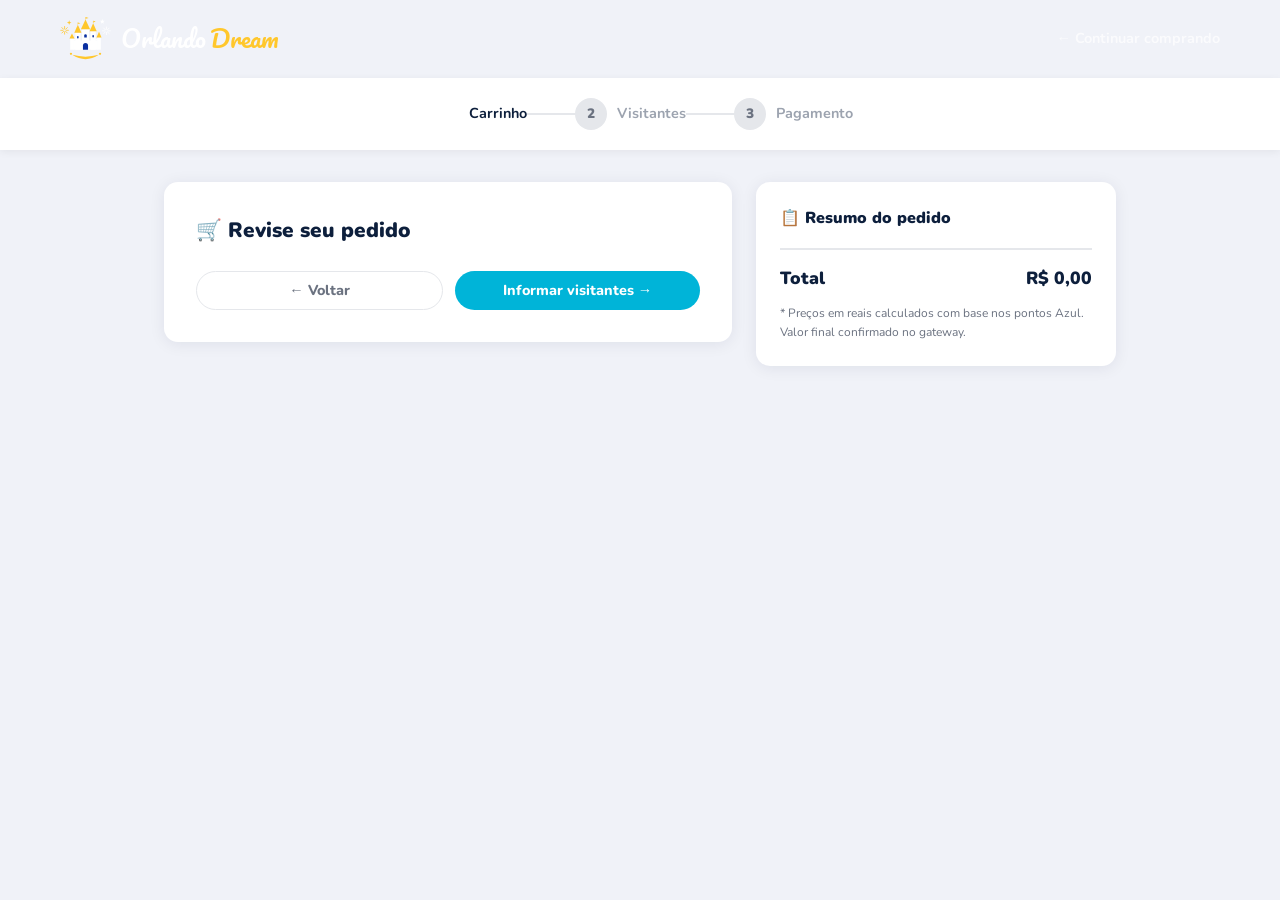
<file: checkout.html>
<!DOCTYPE html>
<html lang="pt-BR">
<head>
  <meta charset="UTF-8" />
  <meta name="viewport" content="width=device-width, initial-scale=1.0" />
  <meta name="robots" content="noindex, nofollow" />
  <title>Checkout — Orlando Dream</title>
  <link href="https://fonts.googleapis.com/css2?family=Pacifico&family=Nunito:wght@400;600;700;800;900&display=swap" rel="stylesheet" />
  <link rel="stylesheet" href="style.css" />
  <style>
    body { background: #F0F2F8; min-height: 100vh; }

    /* ── Topo ── */
    .ck-header {
      background: var(--blue);
      padding: 16px 0;
      position: sticky; top: 0; z-index: 50;
    }
    .ck-header-inner {
      display: flex; align-items: center; justify-content: space-between;
    }
    .ck-header a { color: rgba(255,255,255,.7); font-size: .9rem; font-weight: 700; }
    .ck-header a:hover { color: var(--gold); }

    /* ── Steps ── */
    .ck-steps {
      display: flex; align-items: center; justify-content: center;
      gap: 0; background: var(--white);
      box-shadow: 0 2px 8px rgba(0,0,0,.06);
      padding: 20px 24px;
    }
    .ck-step {
      display: flex; align-items: center; gap: 10px;
      color: #9CA3AF; font-weight: 700; font-size: .9rem;
    }
    .ck-step.active  { color: var(--blue); }
    .ck-step.done    { color: var(--green); }
    .ck-step-num {
      width: 32px; height: 32px; border-radius: 50%;
      background: #E5E7EB; color: #6B7280;
      display: flex; align-items: center; justify-content: center;
      font-weight: 900; font-size: .85rem; flex-shrink: 0;
    }
    .ck-step.active .ck-step-num  { background: var(--blue); color: var(--white); }
    .ck-step.done   .ck-step-num  { background: var(--green); color: var(--white); }
    .ck-step-line { width: 48px; height: 2px; background: #E5E7EB; flex-shrink: 0; }
    .ck-step-line.done { background: var(--green); }
    @media (max-width: 600px) { .ck-step span { display: none; } }

    /* ── Layout ── */
    .ck-layout {
      max-width: 1000px; margin: 0 auto;
      padding: 32px 24px 80px;
      display: grid;
      grid-template-columns: 1fr 360px;
      gap: 24px;
      align-items: start;
    }
    @media (max-width: 800px) {
      .ck-layout { grid-template-columns: 1fr; }
      .ck-sidebar { order: -1; }
    }

    /* ── Painéis das etapas ── */
    .ck-panel {
      background: var(--white); border-radius: var(--radius);
      padding: 32px; box-shadow: var(--shadow);
    }
    .ck-panel h2 { font-size: 1.3rem; font-weight: 900; margin-bottom: 24px; color: var(--blue); }
    .hidden { display: none !important; }

    /* ── Itens do carrinho na etapa 1 ── */
    .ck-cart-item {
      display: flex; align-items: center; gap: 12px;
      padding: 14px 0; border-bottom: 1px solid #F3F4F6;
    }
    .ck-cart-item:last-child { border-bottom: none; }
    .ck-item-emoji { font-size: 1.8rem; flex-shrink: 0; }
    .ck-item-info  { flex: 1; }
    .ck-item-nome  { font-weight: 800; font-size: .95rem; }
    .ck-item-sub   { font-size: .82rem; color: var(--muted); }
    .ck-item-qty   { display: flex; align-items: center; gap: 8px; }
    .qty-btn       { width:28px; height:28px; border-radius:50%; border:1.5px solid #D1D5DB; background:var(--white); font-size:1.1rem; cursor:pointer; display:flex; align-items:center; justify-content:center; font-weight:700; transition:.15s; }
    .qty-btn:hover { border-color: var(--blue-l); color: var(--blue); }
    .ck-item-total { font-weight: 900; color: var(--blue); min-width: 90px; text-align: right; }
    .ck-item-remove { background: none; border: none; color: #D1D5DB; cursor: pointer; font-size: 1rem; padding: 4px; }
    .ck-item-remove:hover { color: #EF4444; }
    .ck-empty { text-align:center; color:var(--muted); padding:40px 0; }

    /* ── Formulário de visitantes ── */
    .visitor-block {
      background: #F8F9FC; border-radius: 12px; padding: 20px;
      margin-bottom: 16px; border: 1.5px solid #E5E7EB;
    }
    .visitor-title { font-weight: 800; margin-bottom: 16px; font-size: .95rem; color: var(--blue); }
    .fg { margin-bottom: 14px; }
    .fg label { display: block; font-size: .8rem; font-weight: 700; color: var(--muted); text-transform: uppercase; letter-spacing: .5px; margin-bottom: 6px; }
    .fg input {
      width: 100%; padding: 10px 14px; border: 1.5px solid #E5E7EB; border-radius: 10px;
      font-family: inherit; font-size: .95rem; outline: none; transition: border-color .2s;
    }
    .fg input:focus { border-color: var(--blue-l); }
    .fg input.error { border-color: #EF4444; }
    .field-error { color: #EF4444; font-size: .78rem; margin-top: 4px; }
    .visitors-grid { display: grid; grid-template-columns: 1fr 1fr; gap: 12px; }
    @media (max-width: 500px) { .visitors-grid { grid-template-columns: 1fr; } }

    /* ── Etapa 3: Pagamento ── */
    .payment-info {
      background: linear-gradient(135deg, #0B1F3A, #1E3A5F);
      border-radius: 16px; padding: 32px; text-align: center; margin-bottom: 24px;
    }
    .payment-info h3 { color: var(--gold); font-size: 1.3rem; margin-bottom: 12px; }
    .payment-info p { color: rgba(255,255,255,.75); font-size: .95rem; margin-bottom: 24px; }
    .gateway-btn {
      display: inline-flex; align-items: center; gap: 10px;
      background: var(--gold); color: var(--blue); border: none; border-radius: 50px;
      padding: 16px 40px; font-family: inherit; font-weight: 900; font-size: 1.1rem;
      cursor: pointer; transition: all .2s; text-decoration: none;
    }
    .gateway-btn:hover { background: var(--gold-l); transform: translateY(-2px); box-shadow: 0 8px 24px rgba(245,166,35,.4); }
    .secure-icons { display: flex; justify-content: center; gap: 16px; margin-top: 16px; }
    .secure-icon { color: rgba(255,255,255,.5); font-size: .8rem; display: flex; align-items: center; gap: 4px; }

    .order-summary-mini { background: #F8F9FC; border-radius: 12px; padding: 16px; margin-bottom: 20px; }
    .order-summary-mini h4 { font-size: .85rem; font-weight: 800; text-transform: uppercase; letter-spacing: .5px; color: var(--muted); margin-bottom: 12px; }
    .order-line { display: flex; justify-content: space-between; font-size: .9rem; padding: 4px 0; }
    .order-line.total { font-weight: 900; font-size: 1.05rem; border-top: 1.5px solid #E5E7EB; padding-top: 10px; margin-top: 6px; color: var(--blue); }

    /* ── Sidebar ── */
    .ck-sidebar {}
    .ck-summary {
      background: var(--white); border-radius: var(--radius);
      padding: 24px; box-shadow: var(--shadow); position: sticky; top: 120px;
    }
    .ck-summary h3 { font-size: 1rem; font-weight: 900; margin-bottom: 16px; color: var(--blue); }
    .sum-item { display: flex; justify-content: space-between; font-size: .88rem; padding: 6px 0; border-bottom: 1px solid #F3F4F6; }
    .sum-item:last-of-type { border-bottom: none; }
    .sum-total { display: flex; justify-content: space-between; font-weight: 900; font-size: 1.1rem; padding-top: 14px; margin-top: 8px; border-top: 2px solid #E5E7EB; color: var(--blue); }
    .sum-note { font-size: .75rem; color: var(--muted); margin-top: 12px; }

    /* ── Navegação ── */
    .ck-nav { display: flex; gap: 12px; margin-top: 24px; }
    .ck-nav .btn { flex: 1; }

    /* ── Confirmação ── */
    .confirm-box { text-align: center; padding: 24px 0; }
    .confirm-icon { font-size: 4rem; margin-bottom: 16px; }
    .confirm-box h2 { color: var(--green); font-size: 1.6rem; margin-bottom: 12px; }
    .confirm-box p { color: var(--muted); margin-bottom: 24px; }
  </style>
</head>
<body>

  <!-- Header -->
  <header class="ck-header">
    <div class="container ck-header-inner">
      <div class="logo">
        <img class="logo-icon-img" src="img/logo-orlando-dream-escuro.svg" alt="Orlando Dream" />
        <span class="logo-text" style="color:#fff">Orlando<strong>Dream</strong></span>
      </div>
      <a href="index.html">← Continuar comprando</a>
    </div>
  </header>

  <!-- Steps -->
  <div class="ck-steps">
    <div class="ck-step active" id="step-ind-1">
      <div class="ck-step-num">1</div><span>Carrinho</span>
    </div>
    <div class="ck-step-line" id="line-1-2"></div>
    <div class="ck-step" id="step-ind-2">
      <div class="ck-step-num">2</div><span>Visitantes</span>
    </div>
    <div class="ck-step-line" id="line-2-3"></div>
    <div class="ck-step" id="step-ind-3">
      <div class="ck-step-num">3</div><span>Pagamento</span>
    </div>
  </div>

  <div class="ck-layout">

    <!-- ── MAIN ── -->
    <main>

      <!-- ETAPA 1: Carrinho -->
      <div id="etapa-1" class="ck-panel">
        <h2>🛒 Revise seu pedido</h2>
        <div id="ck-cart-items"></div>
        <div class="ck-nav">
          <a href="index.html" class="btn btn-ghost-dark">← Voltar</a>
          <button class="btn btn-primary" onclick="irEtapa(2)">Informar visitantes →</button>
        </div>
      </div>

      <!-- ETAPA 2: Visitantes -->
      <div id="etapa-2" class="ck-panel hidden">
        <h2>👤 Dados dos visitantes</h2>
        <p style="color:var(--muted);font-size:.9rem;margin-bottom:24px;">Informe nome completo e data de nascimento de cada visitante. Necessário para emissão dos ingressos.</p>
        <div id="visitor-forms"></div>
        <div class="ck-nav">
          <button class="btn btn-ghost-dark" onclick="irEtapa(1)">← Voltar</button>
          <button class="btn btn-primary" onclick="validarEIrEtapa3()">Ir para pagamento →</button>
        </div>
      </div>

      <!-- ETAPA 3: Pagamento -->
      <div id="etapa-3" class="ck-panel hidden">
        <h2>💳 Pagamento</h2>

        <div class="order-summary-mini" id="order-summary-mini"></div>

        <div class="payment-info">
          <h3>🔒 Pagamento 100% seguro</h3>
          <p>Você será redirecionado para nosso gateway de pagamento certificado. Seus dados financeiros são protegidos com criptografia e <strong>nunca passam pelo nosso servidor</strong>.</p>
          <a id="gateway-btn" href="#" target="_blank" class="gateway-btn" onclick="handleGatewayClick(event)">
            💳 Pagar agora
          </a>
          <div class="secure-icons">
            <span class="secure-icon">🔒 SSL</span>
            <span class="secure-icon">🛡️ PCI DSS</span>
            <span class="secure-icon">✅ Dados protegidos</span>
          </div>
        </div>

        <div class="ck-nav">
          <button class="btn btn-ghost-dark" onclick="irEtapa(2)">← Voltar</button>
        </div>
      </div>

      <!-- ETAPA 4: Confirmação -->
      <div id="etapa-4" class="ck-panel hidden">
        <div class="confirm-box">
          <div class="confirm-icon">🎉</div>
          <h2>Pedido realizado!</h2>
          <p>Recebemos seu pagamento. Em breve você receberá os ingressos e instruções por e-mail ou WhatsApp. Qualquer dúvida, entre em contato com a gente.</p>
          <a href="index.html" class="btn btn-primary btn-lg">← Voltar ao início</a>
        </div>
      </div>

    </main>

    <!-- ── SIDEBAR: Resumo ── -->
    <aside class="ck-sidebar">
      <div class="ck-summary">
        <h3>📋 Resumo do pedido</h3>
        <div id="sum-items"></div>
        <div class="sum-total">
          <span>Total</span>
          <span id="sum-total-val">R$ 0,00</span>
        </div>
        <p class="sum-note">* Preços em reais calculados com base nos pontos Azul. Valor final confirmado no gateway.</p>
      </div>
    </aside>

  </div><!-- /ck-layout -->

  <script src="precos.js"></script>
  <script>
    let currentStep = 1;
    let visitorsData = [];

    // ── Renderiza itens do carrinho ───────────────────────────────────────────
    function renderCkCart() {
      const cart  = getCart();
      const body  = document.getElementById('ck-cart-items');
      if (!body) return;

      if (cart.length === 0) {
        body.innerHTML = '<div class="ck-empty">Carrinho vazio. <a href="index.html">← Adicionar ingressos</a></div>';
        return;
      }
      body.innerHTML = cart.map(item => `
        <div class="ck-cart-item">
          <div class="ck-item-emoji">${item.emoji}</div>
          <div class="ck-item-info">
            <div class="ck-item-nome">${item.nome}</div>
            <div class="ck-item-sub">
              ${item.data_visita_fmt ? `<span style="color:#0096B7;font-weight:800;">📅 ${item.data_visita_fmt}</span> · ` : ''}${formatBRL(item.preco)} / ingresso
            </div>
          </div>
          <div class="ck-item-qty">
            <button class="qty-btn" onclick="ckChangeQty('${item.id}', -1)">−</button>
            <span>${item.quantidade}</span>
            <button class="qty-btn" onclick="ckChangeQty('${item.id}', +1)">+</button>
          </div>
          <div class="ck-item-total">${formatBRL(item.preco * item.quantidade)}</div>
          <button class="ck-item-remove" onclick="ckRemove('${item.id}')" title="Remover">✕</button>
        </div>
      `).join('');

      renderSidebar();
    }

    function ckChangeQty(id, delta) { changeQty(id, delta); renderCkCart(); buildVisitorForms(); }
    function ckRemove(id)           { removeFromCart(id);    renderCkCart(); buildVisitorForms(); }

    // ── Sidebar ───────────────────────────────────────────────────────────────
    function renderSidebar() {
      const cart = getCart();
      const el   = document.getElementById('sum-items');
      const tot  = document.getElementById('sum-total-val');
      if (!el) return;
      el.innerHTML = cart.map(i =>
        `<div class="sum-item">
          <span>${i.emoji} ${i.nome} ×${i.quantidade}${i.data_visita_fmt ? '<br/><small style="color:#0096B7;font-size:.75rem;">📅 ' + i.data_visita_fmt + '</small>' : ''}</span>
          <span>${formatBRL(i.preco * i.quantidade)}</span>
        </div>`
      ).join('');
      if (tot) tot.textContent = formatBRL(cartTotal());
    }

    // ── Formulários de visitantes ─────────────────────────────────────────────
    function buildVisitorForms() {
      const cart = getCart();
      const container = document.getElementById('visitor-forms');
      if (!container) return;

      // Total de visitantes = soma das quantidades
      const totalVisitantes = cart.reduce((s, i) => s + i.quantidade, 0);
      let html = '';
      let idx = 0;
      for (const item of cart) {
        for (let q = 0; q < item.quantidade; q++) {
          idx++;
          html += `
            <div class="visitor-block">
              <div class="visitor-title">Visitante ${idx} — ${item.emoji} ${item.nome}${item.data_visita_fmt ? ' · 📅 ' + item.data_visita_fmt : ''}</div>
              <div class="visitors-grid">
                <div class="fg">
                  <label>Nome completo *</label>
                  <input type="text" id="v-nome-${idx}" placeholder="Nome como no documento" />
                  <div class="field-error" id="err-nome-${idx}"></div>
                </div>
                <div class="fg">
                  <label>Data de nascimento *</label>
                  <input type="date" id="v-nasc-${idx}" max="${new Date().toISOString().split('T')[0]}" />
                  <div class="field-error" id="err-nasc-${idx}"></div>
                </div>
              </div>
            </div>
          `;
        }
      }
      container.innerHTML = html || '<p class="ck-empty">Nenhum ingresso no carrinho.</p>';
    }

    // ── Validação ─────────────────────────────────────────────────────────────
    function validarEIrEtapa3() {
      const cart = getCart();
      const total = cart.reduce((s, i) => s + i.quantidade, 0);
      let valid = true;
      visitorsData = [];

      for (let idx = 1; idx <= total; idx++) {
        const nome = document.getElementById('v-nome-' + idx)?.value.trim() || '';
        const nasc = document.getElementById('v-nasc-' + idx)?.value || '';

        const errNome = document.getElementById('err-nome-' + idx);
        const errNasc = document.getElementById('err-nasc-' + idx);
        const inNome  = document.getElementById('v-nome-' + idx);
        const inNasc  = document.getElementById('v-nasc-' + idx);

        if (!nome || nome.length < 3) {
          if (errNome) errNome.textContent = 'Informe o nome completo.';
          if (inNome)  inNome.classList.add('error');
          valid = false;
        } else {
          if (errNome) errNome.textContent = '';
          if (inNome)  inNome.classList.remove('error');
        }

        if (!nasc) {
          if (errNasc) errNasc.textContent = 'Informe a data de nascimento.';
          if (inNasc)  inNasc.classList.add('error');
          valid = false;
        } else {
          if (errNasc) errNasc.textContent = '';
          if (inNasc)  inNasc.classList.remove('error');
        }

        if (nome && nasc) visitorsData.push({ nome, nascimento: nasc });
      }

      if (valid) irEtapa(3);
      else {
        const first = document.querySelector('.fg input.error');
        first?.scrollIntoView({ behavior: 'smooth', block: 'center' });
      }
    }

    // ── Etapa 3: monta resumo e link do gateway ───────────────────────────────
    function prepararEtapa3() {
      const cart = getCart();
      const mini = document.getElementById('order-summary-mini');
      if (mini) {
        let html = '<h4>Resumo do pedido</h4>';
        cart.forEach(i => {
          const dataLabel = i.data_visita_fmt ? ` <span style="font-size:.78rem;color:#0096B7;">📅 ${i.data_visita_fmt}</span>` : '';
          html += `<div class="order-line"><span>${i.emoji} ${i.nome} ×${i.quantidade}${dataLabel}</span><span>${formatBRL(i.preco * i.quantidade)}</span></div>`;
        });
        html += `<div class="order-line total"><span>Total</span><span>${formatBRL(cartTotal())}</span></div>`;
        mini.innerHTML = html;
      }

      // Configura botão do gateway
      const config = getConfig();
      const btn    = document.getElementById('gateway-btn');
      if (btn) {
        if (config.gateway_nome) btn.textContent = '💳 Pagar com ' + config.gateway_nome;
        btn.href = config.gateway_url || '#';
        // Atualiza texto
        btn.innerHTML = `💳 Pagar com ${config.gateway_nome || 'Gateway de Pagamento'}`;
      }
    }

    function handleGatewayClick(e) {
      const config = getConfig();
      if (!config.gateway_url) {
        e.preventDefault();
        alert('⚙️ Link de pagamento ainda não configurado. Configure o gateway no painel admin.');
      } else {
        // Simula confirmação após retorno do gateway
        setTimeout(() => {
          if (confirm('Pagamento realizado com sucesso? (confirme após retornar do gateway)')) {
            clearCart();
            irEtapa(4);
          }
        }, 1500);
      }
    }

    // ── Navegação entre etapas ────────────────────────────────────────────────
    function irEtapa(n) {
      if (n === 1 && getCart().length === 0) {
        window.location.href = 'index.html'; return;
      }

      [1,2,3,4].forEach(i => {
        document.getElementById('etapa-' + i)?.classList.toggle('hidden', i !== n);
      });

      // Atualiza indicadores
      [1,2,3].forEach(i => {
        const ind  = document.getElementById('step-ind-' + i);
        const line = document.getElementById('line-' + i + '-' + (i+1));
        if (ind) {
          ind.classList.toggle('active', i === n);
          ind.classList.toggle('done', i < n);
        }
        if (line) line.classList.toggle('done', i < n);
      });

      currentStep = n;
      if (n === 2) buildVisitorForms();
      if (n === 3) prepararEtapa3();
      window.scrollTo({ top: 0, behavior: 'smooth' });
    }

    // ── Init ──────────────────────────────────────────────────────────────────
    document.addEventListener('DOMContentLoaded', () => {
      if (getCart().length === 0) {
        window.location.href = 'index.html'; return;
      }
      renderCkCart();
    });
  </script>
</body>
</html>
</file>
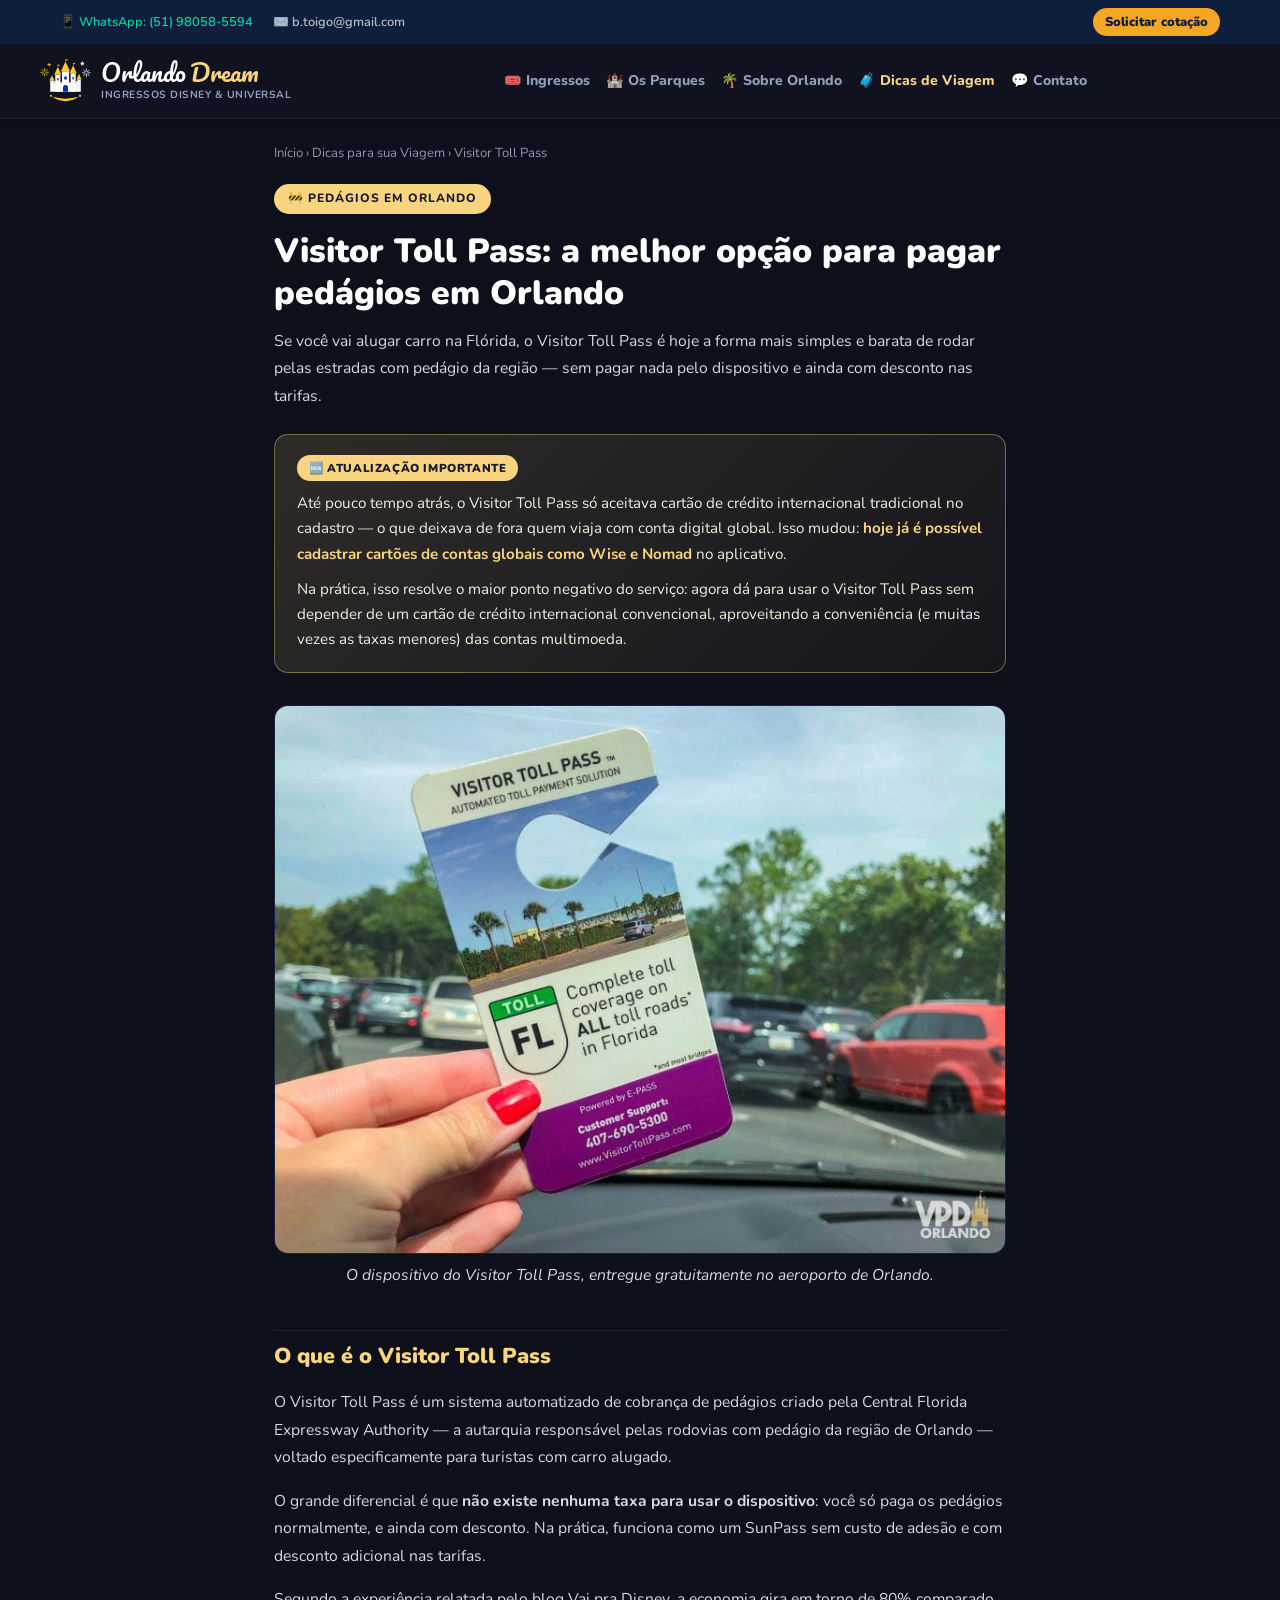
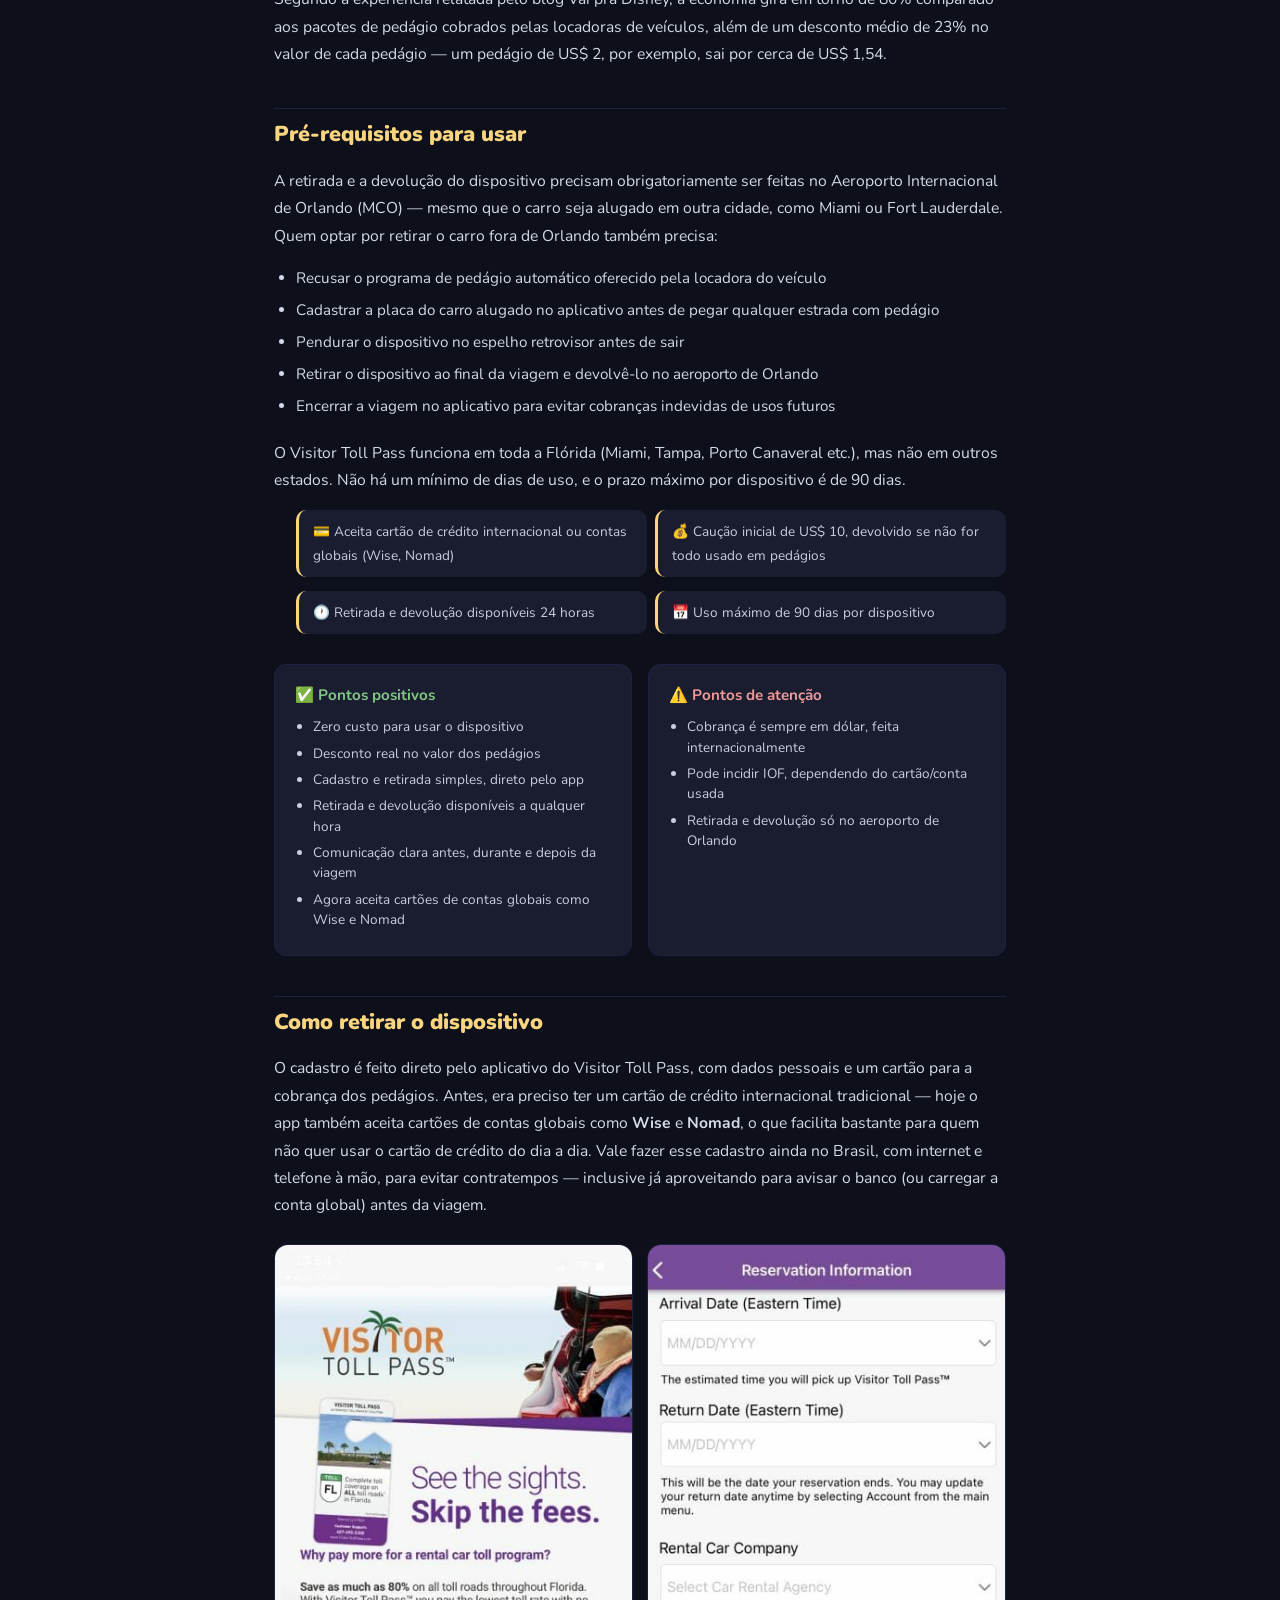
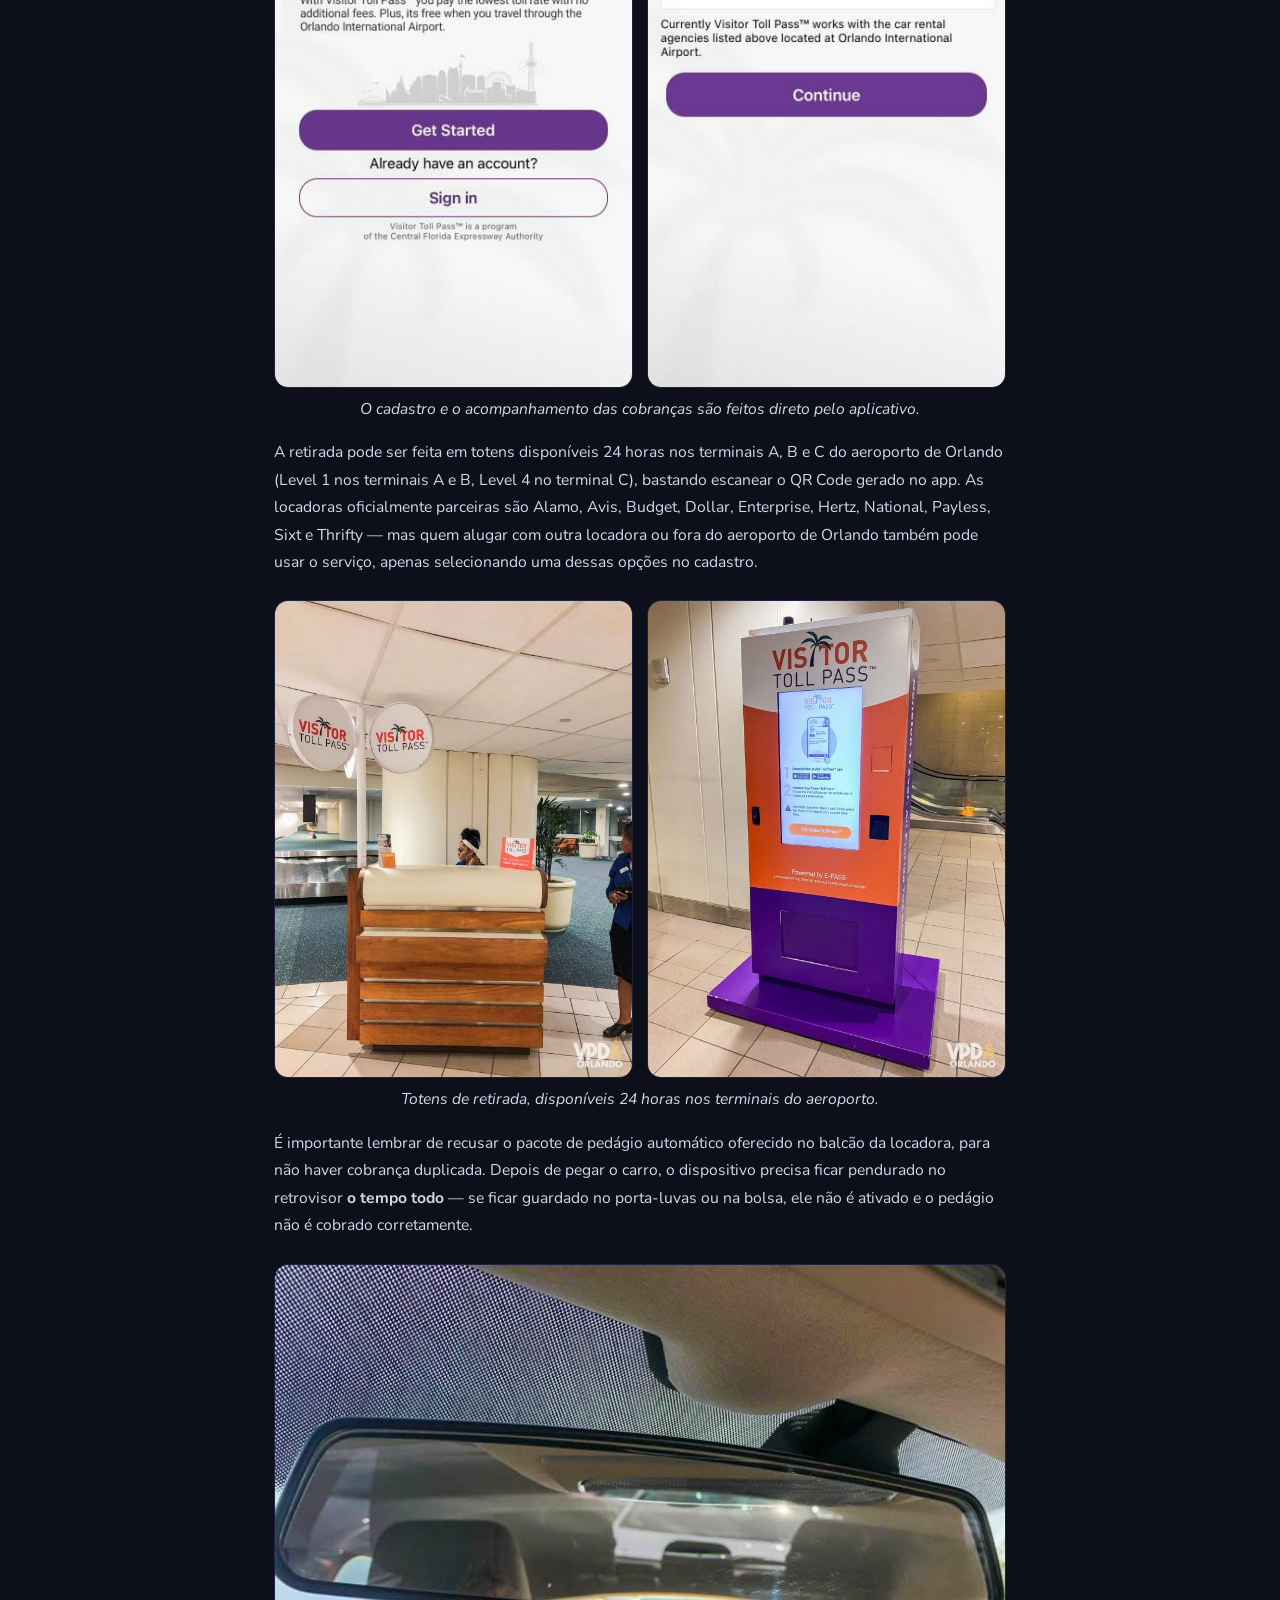
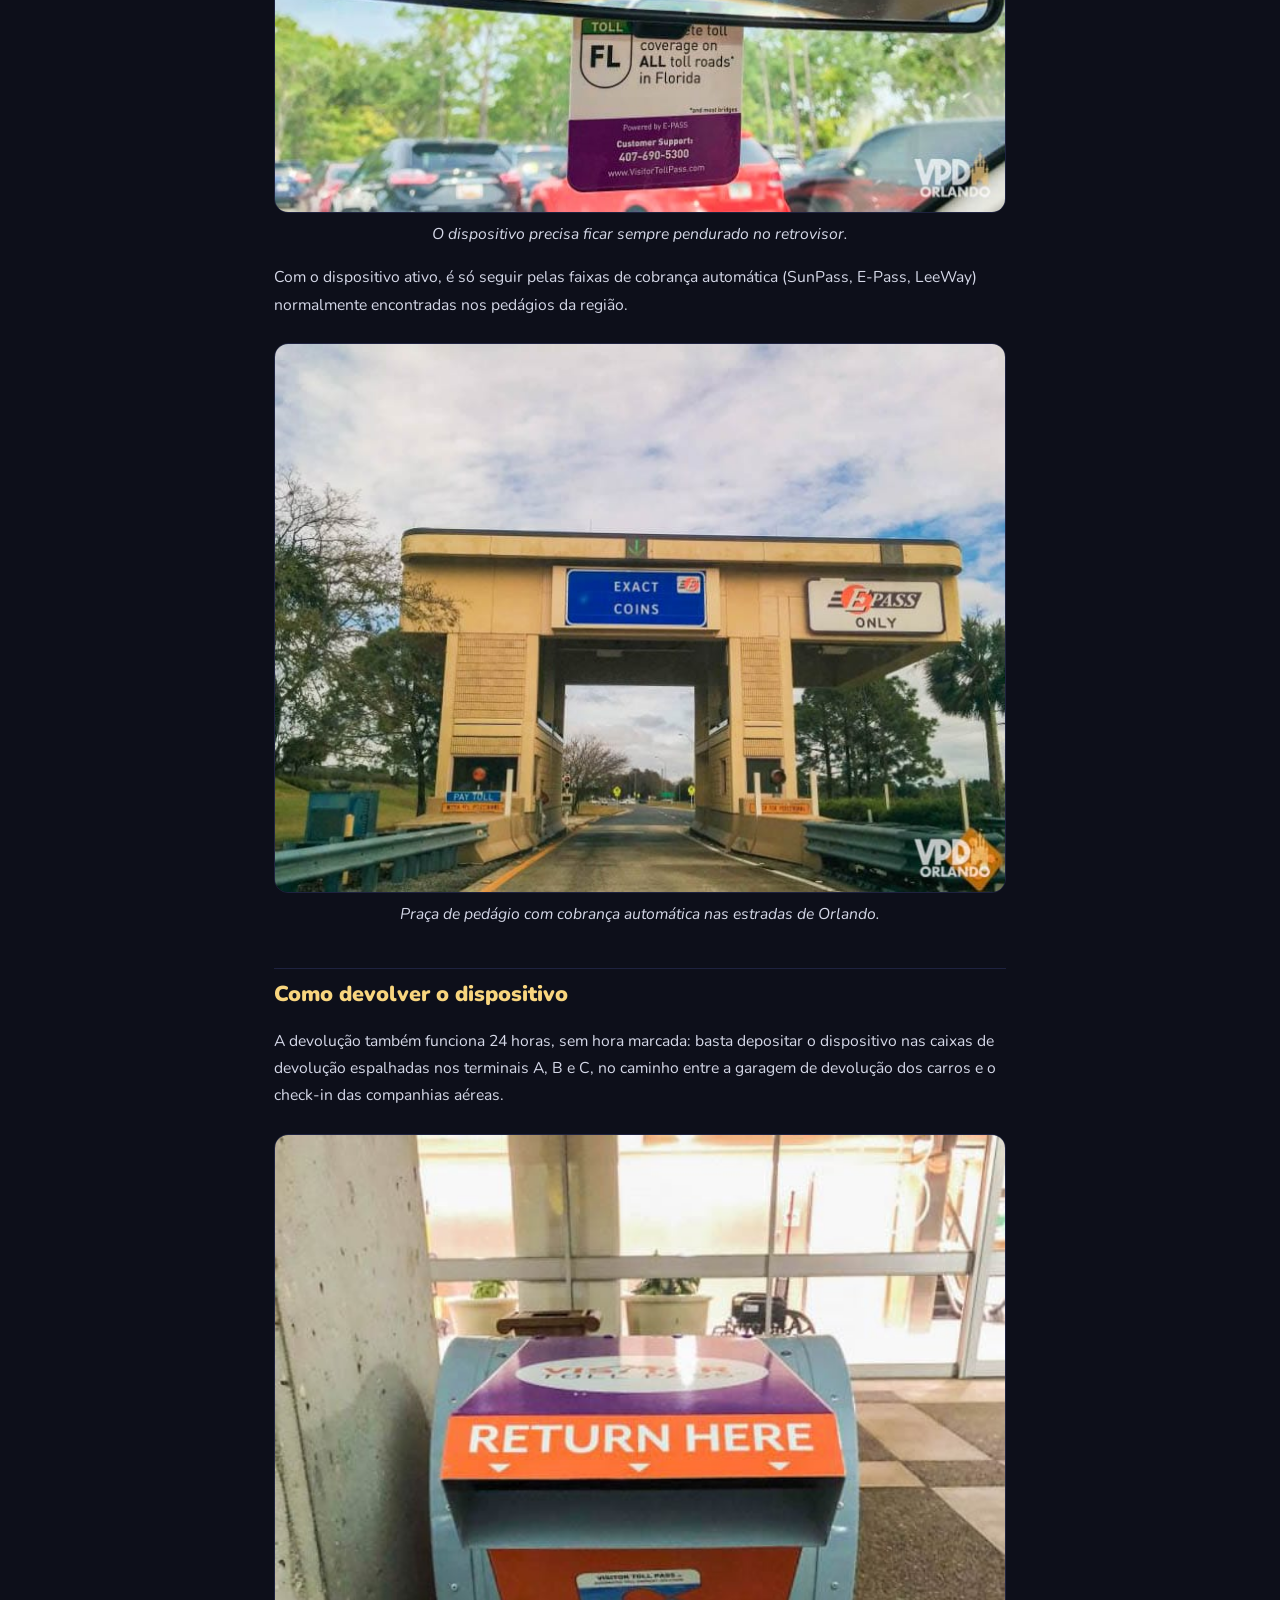
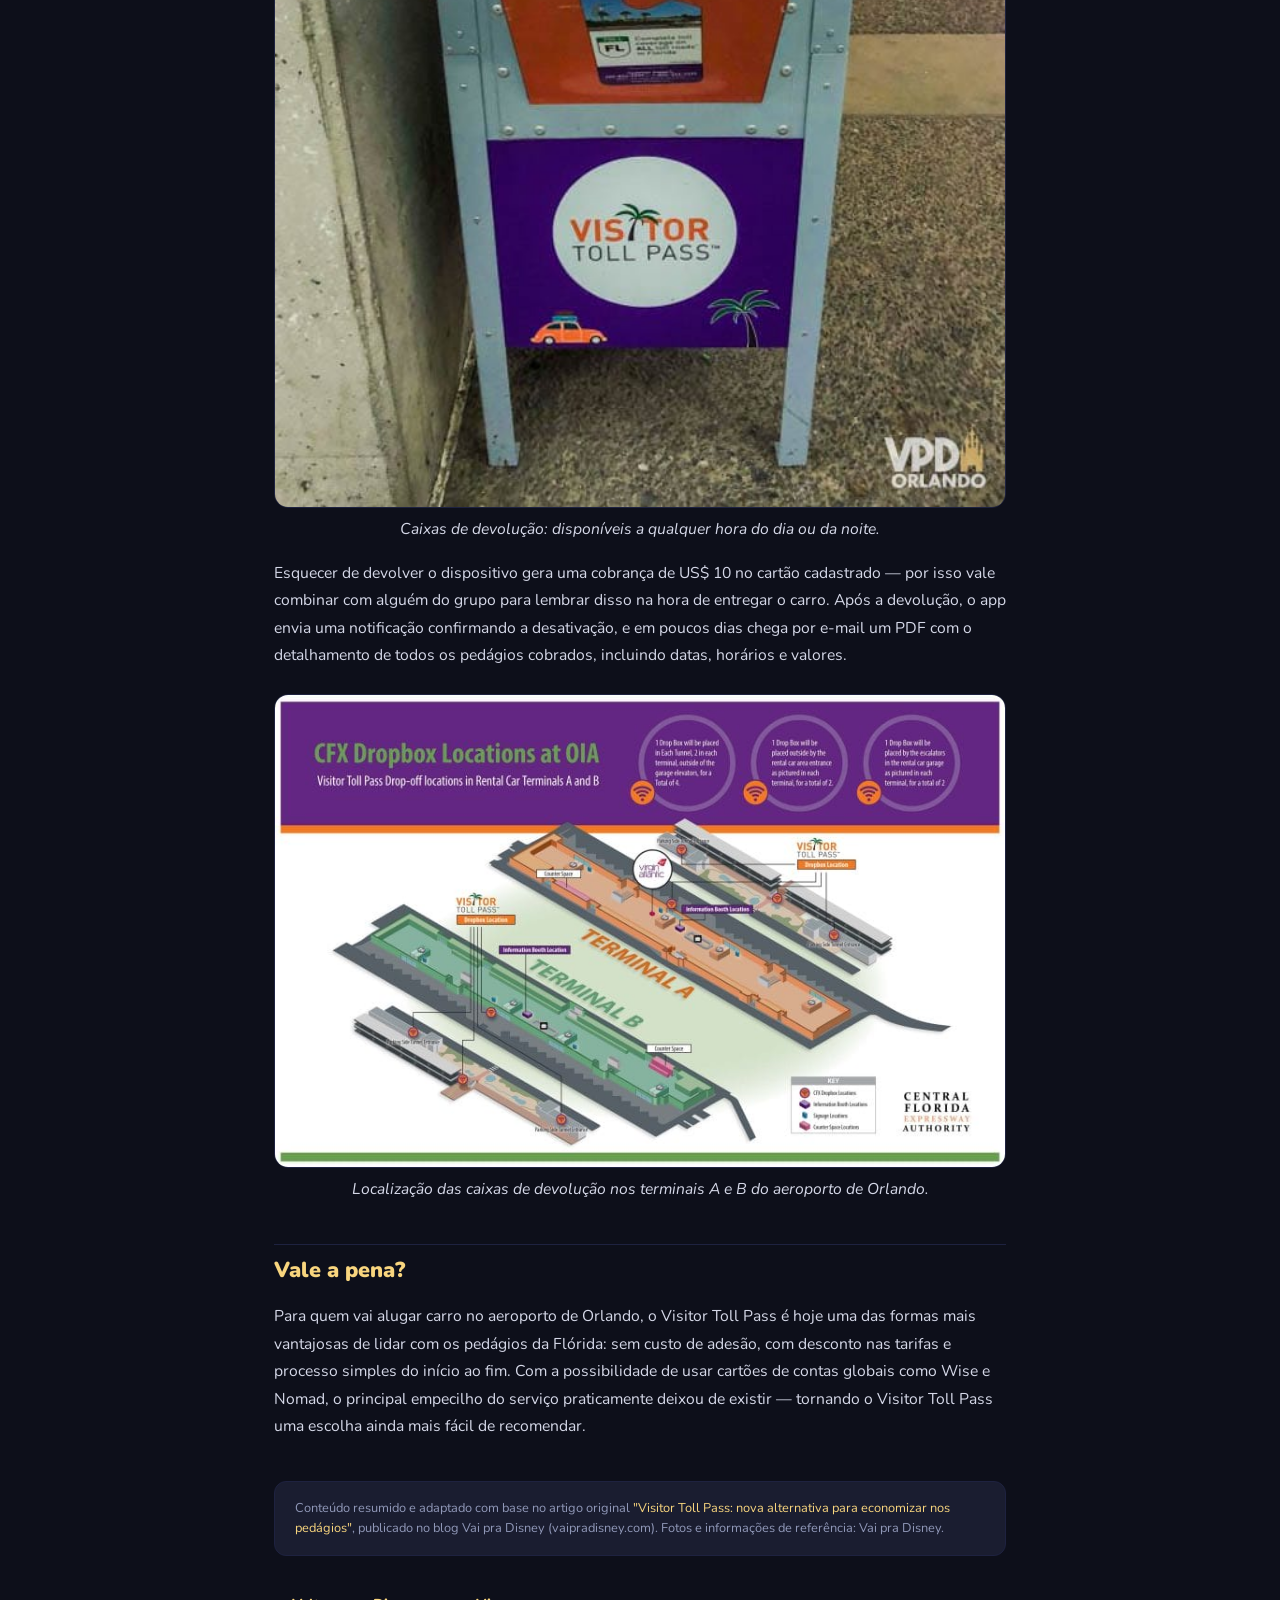
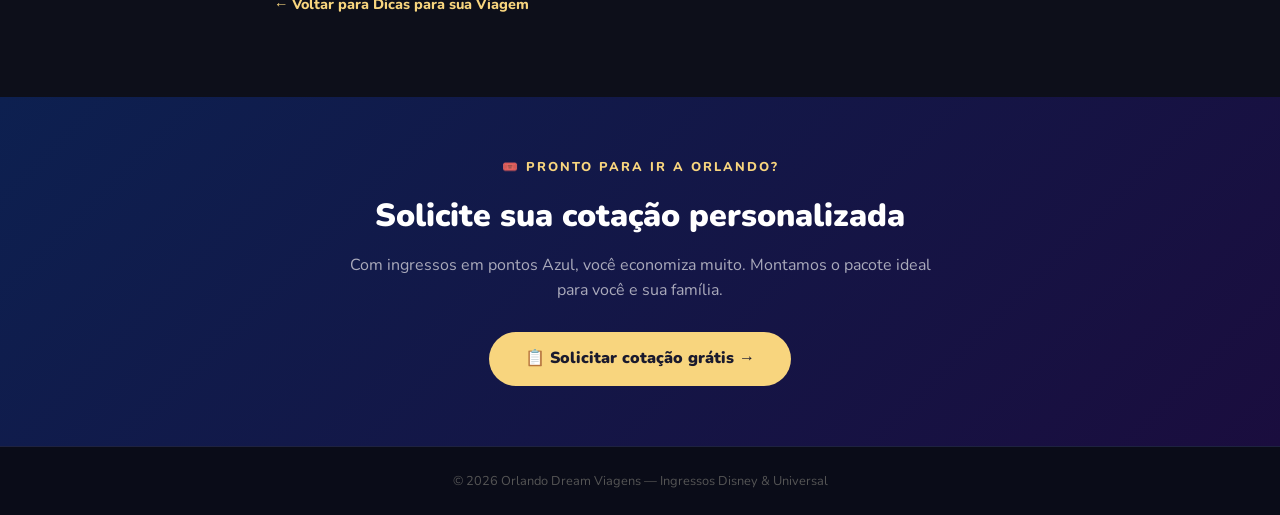
<file: dica-visitor-toll-pass.html>
<!DOCTYPE html>
<html lang="pt-BR">
<head>
  <meta charset="UTF-8" />
  <meta name="viewport" content="width=device-width, initial-scale=1.0" />
  <title>Visitor Toll Pass: a melhor opção para pedágios em Orlando — Orlando Dream Viagens</title>
  <meta name="description" content="Entenda o Visitor Toll Pass, o dispositivo gratuito que dá desconto nos pedágios da Flórida — a forma mais simples de rodar de carro alugado por Orlando rumo aos parques Disney e Universal." />
  <link rel="canonical" href="https://orlando-dream.netlify.app/dica-visitor-toll-pass.html" />
  <meta property="og:type" content="article" />
  <meta property="og:title" content="Visitor Toll Pass: a melhor opção para pedágios em Orlando" />
  <meta property="og:description" content="Entenda o Visitor Toll Pass, o dispositivo gratuito que dá desconto nos pedágios da Flórida — a forma mais simples de rodar de carro alugado por Orlando rumo aos parques Disney e Universal." />
  <meta property="og:url" content="https://orlando-dream.netlify.app/dica-visitor-toll-pass.html" />
  <meta property="og:image" content="https://orlando-dream.netlify.app/img/toll-pass/hero.jpg" />
  <meta property="og:locale" content="pt_BR" />
  <meta name="twitter:card" content="summary_large_image" />
  <meta name="twitter:title" content="Visitor Toll Pass: a melhor opção para pedágios em Orlando" />
  <meta name="twitter:description" content="Entenda o Visitor Toll Pass, o dispositivo gratuito que dá desconto nos pedágios da Flórida — a forma mais simples de rodar de carro alugado por Orlando rumo aos parques Disney e Universal." />
  <meta name="twitter:image" content="https://orlando-dream.netlify.app/img/toll-pass/hero.jpg" />
  <link href="https://fonts.googleapis.com/css2?family=Pacifico&family=Nunito:wght@400;600;700;800;900&display=swap" rel="stylesheet" />
  <link rel="stylesheet" href="style.css" />
  <style>
    :root {
      --accent-gold: #f8d57e;
      --bg-dark:     #0d0f1a;
      --bg-card:     #161829;
      --bg-card2:    #1a1d30;
      --text-main:   #e8eaf0;
      --text-sub:    #9098b8;
    }
    body { background: var(--bg-dark); color: var(--text-main); font-family: 'Nunito', sans-serif; margin: 0; }
    .header { background: #10121f !important; border-bottom: 1px solid #1e2240; }
    .header .logo-text { color: #fff; }
    .header .logo-text strong { color: var(--accent-gold); }
    .header .logo-sub { color: #90a0c0; }
    .header .mobile-menu-btn { color: #fff; border-color: rgba(255,255,255,.25); }
    @media (max-width: 640px) {
      .header .header-nav { border-top-color: rgba(255,255,255,.1); }
      .header .header-nav a:hover { background: rgba(255,255,255,.06); }
    }

    /* ── BREADCRUMB ── */
    .breadcrumb { max-width: 780px; margin: 24px auto 0; padding: 0 24px; font-size: .82rem; color: var(--text-sub); }
    .breadcrumb a { color: var(--text-sub); text-decoration: none; }
    .breadcrumb a:hover { color: var(--accent-gold); }

    /* ── ARTIGO ── */
    .article { max-width: 780px; margin: 0 auto; padding: 20px 24px 80px; }
    .article-tag {
      display: inline-block; font-size: .75rem; font-weight: 800; letter-spacing: 1px; text-transform: uppercase;
      color: #1a1a2e; background: var(--accent-gold); padding: 5px 14px; border-radius: 20px; margin-bottom: 16px;
    }
    .article h1 { font-size: 2.1rem; font-weight: 900; color: #fff; line-height: 1.25; margin: 0 0 14px; }
    .article-lead { font-size: 1.05rem; color: var(--text-sub); line-height: 1.6; margin-bottom: 28px; }

    .article-img-wrap { border-radius: 14px; overflow: hidden; margin: 24px 0 8px; border: 1px solid #1e2240; }
    .article-img-wrap img { width: 100%; display: block; }
    .article-img-caption { font-size: .78rem; color: var(--text-sub); text-align: center; margin: 0 0 28px; font-style: italic; }

    .article-img-pair { display: grid; grid-template-columns: 1fr 1fr; gap: 14px; margin: 24px 0 8px; }
    .article-img-pair .article-img-wrap { margin: 0; height: 100%; }
    .article-img-pair img { height: 100%; object-fit: cover; }

    .article h2 {
      font-size: 1.35rem; font-weight: 900; color: var(--accent-gold);
      margin: 40px 0 16px; padding-top: 8px; border-top: 1px solid #1e2240;
    }
    .article p { font-size: .98rem; line-height: 1.75; color: #d5d8e8; margin: 0 0 16px; }
    .article ul { margin: 0 0 20px; padding-left: 22px; }
    .article li { font-size: .95rem; line-height: 1.7; color: #d5d8e8; margin-bottom: 6px; }

    .pros-cons { display: grid; grid-template-columns: 1fr 1fr; gap: 16px; margin: 24px 0 8px; }
    .pros-cons-box { background: var(--bg-card2); border-radius: 12px; padding: 18px 20px; border: 1px solid #1e2240; }
    .pros-cons-box h3 { font-size: .95rem; margin: 0 0 10px; }
    .pros-cons-box.pros h3 { color: #81c784; }
    .pros-cons-box.cons h3 { color: #ef9a9a; }
    .pros-cons-box ul { margin: 0; padding-left: 18px; }
    .pros-cons-box li { font-size: .85rem; color: #ccd; margin-bottom: 6px; line-height: 1.5; }

    .info-box-list { list-style: none; padding: 0; margin: 0 0 20px; display: grid; grid-template-columns: 1fr 1fr; gap: 8px; }
    .info-box-list li {
      background: var(--bg-card2); border-radius: 10px; padding: 10px 14px; font-size: .85rem;
      color: #ccd; border-left: 3px solid var(--accent-gold);
    }

    .update-box {
      margin: 24px 0 32px; padding: 20px 22px; border-radius: 14px;
      background: linear-gradient(135deg, rgba(248,213,126,.14), rgba(248,213,126,.04));
      border: 1px solid rgba(248,213,126,.4);
    }
    .update-box-tag {
      display: inline-flex; align-items: center; gap: 6px; font-size: .72rem; font-weight: 900;
      text-transform: uppercase; letter-spacing: .6px; color: #1a1a2e; background: var(--accent-gold);
      padding: 4px 12px; border-radius: 20px; margin-bottom: 10px;
    }
    .update-box p { margin: 0; font-size: .95rem; color: #f0eee0; line-height: 1.65; }
    .update-box p + p { margin-top: 10px; }
    .update-box strong { color: var(--accent-gold); }

    .source-note {
      margin-top: 40px; padding: 16px 20px; background: var(--bg-card2); border-radius: 12px;
      font-size: .8rem; color: var(--text-sub); border: 1px solid #1e2240;
    }
    .source-note a { color: var(--accent-gold); }

    @media(max-width:640px) {
      .article h1 { font-size: 1.6rem; }
      .article-img-pair, .pros-cons, .info-box-list { grid-template-columns: 1fr; }
    }
  </style>
  <script type="application/ld+json">
  {
    "@context": "https://schema.org",
    "@type": "Article",
    "headline": "Visitor Toll Pass: a melhor opção para pedágios em Orlando",
    "description": "Entenda o Visitor Toll Pass, o dispositivo gratuito que dá desconto nos pedágios da Flórida — a forma mais simples de rodar de carro alugado por Orlando rumo aos parques Disney e Universal.",
    "image": "https://orlando-dream.netlify.app/img/toll-pass/hero.jpg",
    "author": {
      "@type": "Organization",
      "name": "Orlando Dream Viagens"
    },
    "publisher": {
      "@type": "Organization",
      "name": "Orlando Dream Viagens"
    },
    "mainEntityOfPage": "https://orlando-dream.netlify.app/dica-visitor-toll-pass.html"
  }
  </script>
</head>
<body>

<!-- ===== UTILITY BAR ===== -->
<div class="util-bar">
  <div class="container util-bar-inner">
    <div class="util-left">
      <a href="https://wa.me/5551980585594" target="_blank" class="util-whatsapp">📱 WhatsApp: (51) 98058-5594</a>
      <span>✉️ b.toigo@gmail.com</span>
    </div>
    <div class="util-right">
      <a href="index.html#cotacao" class="util-cta-link">Solicitar cotação</a>
    </div>
  </div>
</div>

<!-- ===== HEADER ===== -->
<header class="header">
  <div class="container header-inner">
    <a href="index.html" class="logo">
      <img class="logo-icon-img" src="img/logo-orlando-dream-escuro.svg" alt="Orlando Dream" />
      <div>
        <div class="logo-text">Orlando<strong>Dream</strong></div>
        <div class="logo-sub">Ingressos Disney &amp; Universal</div>
      </div>
    </a>
    <button class="mobile-menu-btn" onclick="document.querySelector('.header-nav').classList.toggle('mobile-open')" aria-label="Abrir menu">☰</button>
    <nav class="header-nav" style="display:flex;gap:16px;flex:1;justify-content:center;flex-wrap:nowrap;">
      <a href="index.html#ingressos"  style="font-weight:800;font-size:.88rem;color:#90a0c0;white-space:nowrap;">🎟️ Ingressos</a>
      <a href="index.html#parques"    style="font-weight:800;font-size:.88rem;color:#90a0c0;white-space:nowrap;">🏰 Os Parques</a>
      <a href="sobre-orlando.html"    style="font-weight:800;font-size:.88rem;color:#90a0c0;white-space:nowrap;">🌴 Sobre Orlando</a>
      <a href="dicas-viagem.html"     style="font-weight:800;font-size:.88rem;color:var(--accent-gold);white-space:nowrap;">🧳 Dicas de Viagem</a>
      <a href="index.html#contato"    style="font-weight:800;font-size:.88rem;color:#90a0c0;white-space:nowrap;">💬 Contato</a>
    </nav>
  </div>
</header>

<div class="breadcrumb">
  <a href="index.html">Início</a> › <a href="dicas-viagem.html">Dicas para sua Viagem</a> › Visitor Toll Pass
</div>

<article class="article">
  <div class="article-tag">🚧 Pedágios em Orlando</div>
  <h1>Visitor Toll Pass: a melhor opção para pagar pedágios em Orlando</h1>
  <p class="article-lead">Se você vai alugar carro na Flórida, o Visitor Toll Pass é hoje a forma mais simples e barata de rodar pelas estradas com pedágio da região — sem pagar nada pelo dispositivo e ainda com desconto nas tarifas.</p>

  <div class="update-box">
    <div class="update-box-tag">🆕 Atualização importante</div>
    <p>Até pouco tempo atrás, o Visitor Toll Pass só aceitava cartão de crédito internacional tradicional no cadastro — o que deixava de fora quem viaja com conta digital global. Isso mudou: <strong>hoje já é possível cadastrar cartões de contas globais como Wise e Nomad</strong> no aplicativo.</p>
    <p>Na prática, isso resolve o maior ponto negativo do serviço: agora dá para usar o Visitor Toll Pass sem depender de um cartão de crédito internacional convencional, aproveitando a conveniência (e muitas vezes as taxas menores) das contas multimoeda.</p>
  </div>

  <div class="article-img-wrap">
    <img src="img/toll-pass/hero.jpg" alt="Mão segurando o dispositivo Visitor Toll Pass" loading="lazy" />
  </div>
  <p class="article-img-caption">O dispositivo do Visitor Toll Pass, entregue gratuitamente no aeroporto de Orlando.</p>

  <h2>O que é o Visitor Toll Pass</h2>
  <p>O Visitor Toll Pass é um sistema automatizado de cobrança de pedágios criado pela Central Florida Expressway Authority — a autarquia responsável pelas rodovias com pedágio da região de Orlando — voltado especificamente para turistas com carro alugado.</p>
  <p>O grande diferencial é que <strong>não existe nenhuma taxa para usar o dispositivo</strong>: você só paga os pedágios normalmente, e ainda com desconto. Na prática, funciona como um SunPass sem custo de adesão e com desconto adicional nas tarifas.</p>
  <p>Segundo a experiência relatada pelo blog Vai pra Disney, a economia gira em torno de 80% comparado aos pacotes de pedágio cobrados pelas locadoras de veículos, além de um desconto médio de 23% no valor de cada pedágio — um pedágio de US$ 2, por exemplo, sai por cerca de US$ 1,54.</p>

  <h2>Pré-requisitos para usar</h2>
  <p>A retirada e a devolução do dispositivo precisam obrigatoriamente ser feitas no Aeroporto Internacional de Orlando (MCO) — mesmo que o carro seja alugado em outra cidade, como Miami ou Fort Lauderdale. Quem optar por retirar o carro fora de Orlando também precisa:</p>
  <ul>
    <li>Recusar o programa de pedágio automático oferecido pela locadora do veículo</li>
    <li>Cadastrar a placa do carro alugado no aplicativo antes de pegar qualquer estrada com pedágio</li>
    <li>Pendurar o dispositivo no espelho retrovisor antes de sair</li>
    <li>Retirar o dispositivo ao final da viagem e devolvê-lo no aeroporto de Orlando</li>
    <li>Encerrar a viagem no aplicativo para evitar cobranças indevidas de usos futuros</li>
  </ul>
  <p>O Visitor Toll Pass funciona em toda a Flórida (Miami, Tampa, Porto Canaveral etc.), mas não em outros estados. Não há um mínimo de dias de uso, e o prazo máximo por dispositivo é de 90 dias.</p>

  <ul class="info-box-list">
    <li>💳 Aceita cartão de crédito internacional ou contas globais (Wise, Nomad)</li>
    <li>💰 Caução inicial de US$ 10, devolvido se não for todo usado em pedágios</li>
    <li>🕐 Retirada e devolução disponíveis 24 horas</li>
    <li>📅 Uso máximo de 90 dias por dispositivo</li>
  </ul>

  <div class="pros-cons">
    <div class="pros-cons-box pros">
      <h3>✅ Pontos positivos</h3>
      <ul>
        <li>Zero custo para usar o dispositivo</li>
        <li>Desconto real no valor dos pedágios</li>
        <li>Cadastro e retirada simples, direto pelo app</li>
        <li>Retirada e devolução disponíveis a qualquer hora</li>
        <li>Comunicação clara antes, durante e depois da viagem</li>
        <li>Agora aceita cartões de contas globais como Wise e Nomad</li>
      </ul>
    </div>
    <div class="pros-cons-box cons">
      <h3>⚠️ Pontos de atenção</h3>
      <ul>
        <li>Cobrança é sempre em dólar, feita internacionalmente</li>
        <li>Pode incidir IOF, dependendo do cartão/conta usada</li>
        <li>Retirada e devolução só no aeroporto de Orlando</li>
      </ul>
    </div>
  </div>

  <h2>Como retirar o dispositivo</h2>
  <p>O cadastro é feito direto pelo aplicativo do Visitor Toll Pass, com dados pessoais e um cartão para a cobrança dos pedágios. Antes, era preciso ter um cartão de crédito internacional tradicional — hoje o app também aceita cartões de contas globais como <strong>Wise</strong> e <strong>Nomad</strong>, o que facilita bastante para quem não quer usar o cartão de crédito do dia a dia. Vale fazer esse cadastro ainda no Brasil, com internet e telefone à mão, para evitar contratempos — inclusive já aproveitando para avisar o banco (ou carregar a conta global) antes da viagem.</p>

  <div class="article-img-pair">
    <div class="article-img-wrap">
      <img src="img/toll-pass/app-cadastro.jpg" alt="Tela de cadastro do aplicativo Visitor Toll Pass" loading="lazy" />
    </div>
    <div class="article-img-wrap">
      <img src="img/toll-pass/app-datas.jpg" alt="Tela do aplicativo com data de retirada e devolução" loading="lazy" />
    </div>
  </div>
  <p class="article-img-caption">O cadastro e o acompanhamento das cobranças são feitos direto pelo aplicativo.</p>

  <p>A retirada pode ser feita em totens disponíveis 24 horas nos terminais A, B e C do aeroporto de Orlando (Level 1 nos terminais A e B, Level 4 no terminal C), bastando escanear o QR Code gerado no app. As locadoras oficialmente parceiras são Alamo, Avis, Budget, Dollar, Enterprise, Hertz, National, Payless, Sixt e Thrifty — mas quem alugar com outra locadora ou fora do aeroporto de Orlando também pode usar o serviço, apenas selecionando uma dessas opções no cadastro.</p>

  <div class="article-img-pair">
    <div class="article-img-wrap">
      <img src="img/toll-pass/totem-1.jpg" alt="Totem de retirada do Visitor Toll Pass" loading="lazy" />
    </div>
    <div class="article-img-wrap">
      <img src="img/toll-pass/totem-2.jpg" alt="Outro totem de retirada do dispositivo" loading="lazy" />
    </div>
  </div>
  <p class="article-img-caption">Totens de retirada, disponíveis 24 horas nos terminais do aeroporto.</p>

  <p>É importante lembrar de recusar o pacote de pedágio automático oferecido no balcão da locadora, para não haver cobrança duplicada. Depois de pegar o carro, o dispositivo precisa ficar pendurado no retrovisor <strong>o tempo todo</strong> — se ficar guardado no porta-luvas ou na bolsa, ele não é ativado e o pedágio não é cobrado corretamente.</p>

  <div class="article-img-wrap">
    <img src="img/toll-pass/retrovisor.jpg" alt="Dispositivo Visitor Toll Pass pendurado no retrovisor do carro" loading="lazy" />
  </div>
  <p class="article-img-caption">O dispositivo precisa ficar sempre pendurado no retrovisor.</p>

  <p>Com o dispositivo ativo, é só seguir pelas faixas de cobrança automática (SunPass, E-Pass, LeeWay) normalmente encontradas nos pedágios da região.</p>

  <div class="article-img-wrap">
    <img src="img/toll-pass/pedagio.jpg" alt="Pedágio na rodovia em Orlando" loading="lazy" />
  </div>
  <p class="article-img-caption">Praça de pedágio com cobrança automática nas estradas de Orlando.</p>

  <h2>Como devolver o dispositivo</h2>
  <p>A devolução também funciona 24 horas, sem hora marcada: basta depositar o dispositivo nas caixas de devolução espalhadas nos terminais A, B e C, no caminho entre a garagem de devolução dos carros e o check-in das companhias aéreas.</p>

  <div class="article-img-wrap">
    <img src="img/toll-pass/devolucao.jpg" alt="Caixa de devolução do Visitor Toll Pass" loading="lazy" />
  </div>
  <p class="article-img-caption">Caixas de devolução: disponíveis a qualquer hora do dia ou da noite.</p>

  <p>Esquecer de devolver o dispositivo gera uma cobrança de US$ 10 no cartão cadastrado — por isso vale combinar com alguém do grupo para lembrar disso na hora de entregar o carro. Após a devolução, o app envia uma notificação confirmando a desativação, e em poucos dias chega por e-mail um PDF com o detalhamento de todos os pedágios cobrados, incluindo datas, horários e valores.</p>

  <div class="article-img-wrap">
    <img src="img/toll-pass/mapa-devolucao.jpg" alt="Mapa com a localização das caixas de devolução nos terminais A e B" loading="lazy" />
  </div>
  <p class="article-img-caption">Localização das caixas de devolução nos terminais A e B do aeroporto de Orlando.</p>

  <h2>Vale a pena?</h2>
  <p>Para quem vai alugar carro no aeroporto de Orlando, o Visitor Toll Pass é hoje uma das formas mais vantajosas de lidar com os pedágios da Flórida: sem custo de adesão, com desconto nas tarifas e processo simples do início ao fim. Com a possibilidade de usar cartões de contas globais como Wise e Nomad, o principal empecilho do serviço praticamente deixou de existir — tornando o Visitor Toll Pass uma escolha ainda mais fácil de recomendar.</p>

  <div class="source-note">
    Conteúdo resumido e adaptado com base no artigo original
    <a href="https://www.vaipradisney.com/blog/visitor-toll-pass-pedagios-florida/" target="_blank" rel="noopener">"Visitor Toll Pass: nova alternativa para economizar nos pedágios"</a>,
    publicado no blog Vai pra Disney (vaipradisney.com). Fotos e informações de referência: Vai pra Disney.
  </div>

  <div style="margin-top:36px;">
    <a href="dicas-viagem.html" style="color:var(--accent-gold);font-weight:800;text-decoration:none;font-size:.9rem;">← Voltar para Dicas para sua Viagem</a>
  </div>
</article>

<!-- ===== CTA FINAL ===== -->
<section style="background:linear-gradient(135deg,#0d2050,#1a0d3e);padding:60px 24px;text-align:center;">
  <div style="max-width:600px;margin:0 auto;">
    <div style="font-size:.8rem;font-weight:800;letter-spacing:2px;color:#f8d57e;text-transform:uppercase;margin-bottom:12px;">🎟️ Pronto para ir a Orlando?</div>
    <h2 style="font-size:2rem;font-weight:900;color:#fff;margin:0 0 12px;">Solicite sua cotação personalizada</h2>
    <p style="color:#aab;font-size:1rem;margin:0 0 28px;">Com ingressos em pontos Azul, você economiza muito. Montamos o pacote ideal para você e sua família.</p>
    <a href="index.html#cotacao" style="display:inline-block;background:#f8d57e;color:#1a1a2e;font-weight:900;font-size:1rem;padding:14px 36px;border-radius:30px;text-decoration:none;">📋 Solicitar cotação grátis →</a>
  </div>
</section>

<footer style="background:#0a0c18;padding:24px;text-align:center;color:#555;font-size:.8rem;border-top:1px solid #1e2240;">
  © 2026 Orlando Dream Viagens — Ingressos Disney &amp; Universal
</footer>

</body>
</html>
</file>
<file: style.css>
/* ============================================
   Orlando Dream — Stylesheet v2
   Inspirado em VPD Travel + Tio Orlando
   ============================================ */

*, *::before, *::after { box-sizing: border-box; margin: 0; padding: 0; }

:root {
  --navy:     #0D1F3C;
  --navy-l:   #1A3A6B;
  --cyan:     #00B4D8;
  --cyan-l:   #48CAE4;
  --cyan-d:   #0096B7;
  --gold:     #F5A623;
  --gold-l:   #FFD166;
  --green:    #06D6A0;
  --green-d:  #05A87E;
  --purple:   #7B2FBE;
  --purple-l: #9D4EDD;
  --red:      #EF233C;
  --white:    #FFFFFF;
  --bg:       #F4F7FB;
  --text:     #0D1F3C;
  --muted:    #6B7280;
  --border:   #E5E7EB;
  --radius:   14px;
  --radius-sm:8px;
  --shadow:   0 2px 16px rgba(13,31,60,.08);
  --shadow-lg:0 8px 40px rgba(13,31,60,.16);
}

body { font-family: 'Nunito', sans-serif; background: var(--bg); color: var(--text); line-height: 1.6; }
a { text-decoration: none; color: inherit; }
img { display: block; }

.container { max-width: 1200px; margin: 0 auto; padding: 0 20px; }

/* ===== UTILITY BAR ===== */
.util-bar {
  background: var(--navy);
  padding: 8px 0;
  font-size: .8rem;
}
.util-bar-inner {
  display: flex; align-items: center; justify-content: space-between; gap: 16px;
}
.util-bar a, .util-bar span { color: rgba(255,255,255,.7); font-weight: 600; }
.util-bar a:hover { color: var(--cyan); }
.util-left, .util-right { display: flex; align-items: center; gap: 20px; }
.util-whatsapp { color: var(--green) !important; display: flex; align-items: center; gap: 5px; }

/* ===== HEADER ===== */
.header {
  background: var(--white);
  border-bottom: 3px solid var(--cyan);
  position: sticky; top: 0; z-index: 100;
  box-shadow: 0 2px 12px rgba(0,0,0,.08);
}
.header-inner {
  display: flex; align-items: center; gap: 20px;
  padding: 14px 0;
}
/* Header precisa de mais espaço horizontal do que o container padrão do site
   para caber o menu inteiro numa linha só. A borda esquerda, porém, fica alinhada
   com a mesma margem do container de 1200px (mesma linha vertical do "balão"
   Especialistas em Orlando no hero), estendendo o espaço extra só para a direita. */
.header .container {
  max-width: 1400px;
  margin-left: max(20px, calc((100% - 1200px) / 2));
  margin-right: auto;
}
.logo { display: flex; align-items: center; gap: 10px; flex-shrink: 0; }
.logo-icon { font-size: 1.8rem; }
.logo-icon-img { height: 46px; width: auto; flex-shrink: 0; }
.logo-text { font-family: 'Pacifico', cursive; font-size: 1.5rem; font-weight: 400; color: #0a2fa0; letter-spacing: 0; line-height: 1.15; }
.logo-text strong { color: #ffc72c; font-weight: 400; margin-left: .18em; }
.logo-sub { font-size: .65rem; color: var(--muted); font-weight: 700; text-transform: uppercase; letter-spacing: .5px; }

.header-right { display: flex; align-items: center; gap: 12px; margin-left: auto; }

/* (cart-btn e cart-badge removidos — fluxo é agora por cotação) */

/* ===== CAL OVERLAY (reutilizado pelo modal de calendário) ===== */
/* (cart-overlay removido — agora só existe cal-overlay) */

/* ===== BUTTONS ===== */
.btn {
  display: inline-flex; align-items: center; justify-content: center; gap: 8px;
  padding: 11px 22px; border-radius: 50px;
  font-family: inherit; font-weight: 800; font-size: .9rem;
  cursor: pointer; border: none; transition: all .2s; line-height: 1;
}
.btn-primary   { background: var(--cyan); color: var(--white); }
.btn-primary:hover { background: var(--cyan-d); transform: translateY(-2px); box-shadow: 0 6px 20px rgba(0,180,216,.35); }
.btn-gold      { background: var(--gold); color: var(--navy); }
.btn-gold:hover { background: var(--gold-l); transform: translateY(-2px); box-shadow: 0 6px 20px rgba(245,166,35,.4); }
.btn-disney    { background: var(--navy); color: var(--white); }
.btn-disney:hover { background: var(--navy-l); transform: translateY(-2px); }
.btn-universal { background: var(--purple); color: var(--white); }
.btn-universal:hover { background: var(--purple-l); transform: translateY(-2px); }
.btn-ghost     { background: transparent; color: var(--white); border: 2px solid rgba(255,255,255,.5); }
.btn-ghost:hover { background: rgba(255,255,255,.12); }
.btn-ghost-dark { background: transparent; color: var(--muted); border: 1.5px solid var(--border); }
.btn-ghost-dark:hover { border-color: var(--cyan); color: var(--cyan); }
.btn-green     { background: var(--green); color: var(--white); }
.btn-green:hover { background: var(--green-d); transform: translateY(-2px); box-shadow: 0 6px 20px rgba(6,214,160,.4); }
.btn-lg   { padding: 14px 32px; font-size: 1rem; }
.btn-sm   { padding: 8px 16px; font-size: .82rem; }
.btn-block { width: 100%; }

/* ===== HERO ===== */
.hero {
  position: relative; min-height: 580px;
  display: flex; align-items: center;
  overflow: hidden;
  background: linear-gradient(135deg, #050E1C 0%, #0D1F3C 35%, #1A3A6B 65%, #2C1654 100%);
}
/* Padrão de pontos no hero */
.hero::before {
  content: ''; position: absolute; inset: 0;
  background-image: radial-gradient(circle, rgba(255,255,255,.04) 1px, transparent 1px);
  background-size: 32px 32px;
  pointer-events: none;
}
/* Brilhos decorativos */
.hero::after {
  content: ''; position: absolute; inset: 0;
  background:
    radial-gradient(ellipse 60% 50% at 85% 40%, rgba(0,180,216,.18) 0%, transparent 60%),
    radial-gradient(ellipse 40% 60% at 15% 70%, rgba(107,47,160,.2) 0%, transparent 55%),
    radial-gradient(ellipse 30% 40% at 60% 90%, rgba(245,166,35,.1) 0%, transparent 50%);
  pointer-events: none;
}
.hero-img-wrap { display: none; }  /* oculta img quando não disponível */
.hero-img { display: none; }
.hero-img-overlay { display: none; }
.hero-content {
  position: relative; z-index: 1;
  padding: 80px 0; max-width: 620px;
  /* Alinha à mesma margem esquerda do container padrão do site (1200px),
     em vez de centralizar no viewport inteiro — o que empurrava o texto
     para cima do mosaico de imagens à direita. */
  margin: 0;
  margin-left: max(20px, calc((100% - 1200px) / 2));
}
@media (max-width: 900px) {
  .hero-content { margin-left: 20px; }
}
.hero-tag {
  display: inline-flex; align-items: center; gap: 6px;
  background: var(--cyan); color: var(--white);
  border-radius: 50px; padding: 6px 16px;
  font-size: .78rem; font-weight: 900; text-transform: uppercase; letter-spacing: 1px;
  margin-bottom: 20px;
}
.hero h1 {
  font-size: clamp(2rem, 4.5vw, 3rem); font-weight: 900;
  color: var(--white); line-height: 1.12; margin-bottom: 16px;
}
.hero h1 span { color: var(--gold); }
.hero p { color: rgba(255,255,255,.82); font-size: 1.05rem; margin-bottom: 28px; max-width: 480px; }
.hero-actions { display: flex; gap: 12px; flex-wrap: wrap; margin-bottom: 36px; }
.hero-stats { display: flex; align-items: center; gap: 24px; }
.stat { display: flex; flex-direction: column; }
.stat-num { font-size: 1.5rem; font-weight: 900; color: var(--gold); line-height: 1; }
.stat-label { font-size: .72rem; color: rgba(255,255,255,.6); text-transform: uppercase; letter-spacing: .6px; }
.stat-divider { width: 1px; height: 32px; background: rgba(255,255,255,.2); }

/* ===== TRUST BAR ===== */
.trust-bar {
  background: var(--white);
  border-bottom: 1px solid var(--border);
  padding: 20px 0;
  box-shadow: 0 4px 12px rgba(0,0,0,.06);
}
.trust-items {
  display: flex; align-items: center; justify-content: center;
  gap: 40px; flex-wrap: wrap;
}
.trust-item {
  display: flex; align-items: center; gap: 10px;
  font-size: .88rem; font-weight: 700; color: var(--navy);
}
.trust-icon {
  width: 42px; height: 42px; border-radius: 50%;
  background: rgba(0,180,216,.1);
  display: flex; align-items: center; justify-content: center;
  font-size: 1.2rem; flex-shrink: 0;
}

/* ===== SECTION ===== */
.section { padding: 40px 0; }
.section-white  { background: var(--white); }
.section-light  { background: var(--bg); }
.section-navy   { background: var(--navy); }

/* Faixa de destaque: aluguel de carro (afiliado) */
.section-carro { background: #fff8e1; border-top: 1px solid rgba(0,0,0,.06); border-bottom: 1px solid rgba(0,0,0,.06); padding: 28px 0; scroll-margin-top: 90px; }
.carro-strip { display: flex; flex-wrap: wrap; align-items: center; justify-content: center; gap: 16px 40px; text-align: center; }
.carro-strip-left { flex: 0 1 380px; display: flex; flex-direction: column; align-items: center; gap: 14px; }
.carro-widget {
  width: 414px; height: 292px; max-width: 100%; flex: 0 0 auto;
  background: #fff; border-radius: 12px; overflow: hidden; position: relative;
  box-shadow: 0 4px 18px rgba(0,0,0,.12);
}
.carro-widget object { display: block; width: 600px; height: 400px; border: 0; transform: scale(.69); transform-origin: top left; }
@media (max-width: 400px) {
  .carro-widget { width: 300px; height: 214px; }
  .carro-widget object { transform: scale(.5); }
}
.carro-strip-text { display: flex; flex-direction: column; align-items: center; gap: 6px; }
.carro-strip-icon { font-size: 1.8rem; }
.carro-strip-text strong { display: block; color: var(--navy); font-weight: 900; font-size: 1rem; }
.carro-strip-text span:not(.carro-strip-icon) { color: var(--muted); font-size: .88rem; }
.carro-strip-actions { display: flex; align-items: center; justify-content: center; gap: 16px; }
.carro-strip-more { color: var(--navy); font-weight: 800; font-size: .85rem; text-decoration: underline; }
.carro-strip-aviso { margin: 0; font-size: .7rem; color: var(--muted); }
.section-teal   { background: linear-gradient(135deg, #0D3B55, #005F73); }

.section-header { margin-bottom: 24px; }
.section-header.center { text-align: center; }
.section-tag {
  display: inline-block;
  font-size: .72rem; font-weight: 900; text-transform: uppercase; letter-spacing: 1px;
  padding: 4px 14px; border-radius: 50px; margin-bottom: 10px;
}
.section-tag-cyan   { background: rgba(0,180,216,.12); color: var(--cyan-d); }
.section-tag-gold   { background: rgba(245,166,35,.15); color: #B87A0A; }
.section-tag-white  { background: rgba(255,255,255,.15); color: rgba(255,255,255,.9); }
.section-tag-purple { background: rgba(157,78,221,.25); color: #ce93d8; }
.section-header h2 {
  font-size: clamp(1.6rem, 3vw, 2.2rem); font-weight: 900; line-height: 1.15;
  margin-bottom: 8px;
}
.section-header.light h2,
.section-header.light p { color: var(--white); }
.section-header p { color: var(--muted); font-size: .98rem; }
.section-header .see-all { font-size: .85rem; font-weight: 700; color: var(--cyan-d); margin-left: 12px; }

/* ===== DESTAQUE STRIP ===== */
.destaque-strip {
  display: grid;
  grid-template-columns: 2fr 1fr 1fr;
  grid-template-rows: 280px;
  gap: 12px;
}
.dest-card {
  position: relative; overflow: hidden; border-radius: var(--radius);
  cursor: pointer; display: flex; align-items: center; justify-content: center;
}
/* Fotos panorâmicas nos cards de destaque */
.dest-card-disney-hopper {
  background:
    linear-gradient(135deg, rgba(13,31,60,.55) 0%, rgba(74,27,138,.50) 100%),
    url('img/magic_kingdom.png') center/cover no-repeat;
}
.dest-card-universal-all {
  background:
    linear-gradient(135deg, rgba(26,0,48,.45) 0%, rgba(74,0,144,.45) 100%),
    url('img/epic_universe.png') center/cover no-repeat;
}
.dest-card-eu {
  background:
    linear-gradient(135deg, rgba(5,0,30,.45) 0%, rgba(45,0,128,.45) 100%),
    url('img/island_of_adventure.png') center/cover no-repeat;
}
/* Ícone dos destaques — oculto quando há foto de fundo */
.dest-icon { display: none; }
/* Overlay sutil para garantir leitura do texto sobre a foto */
.dest-card::before {
  content: ''; position: absolute; inset: 0;
  background: rgba(0,0,0,.08);
  z-index: 0;
}
.dest-card::after { content: none; }
.dest-card img { display: none; } /* imagens externas desabilitadas */
.dest-overlay {
  position: absolute; inset: 0;
  background: linear-gradient(to top, rgba(0,0,0,.75) 0%, transparent 60%);
}
.dest-info {
  position: absolute; bottom: 0; left: 0; right: 0;
  padding: 20px;
}
.dest-badge {
  display: inline-block; font-size: .7rem; font-weight: 900; text-transform: uppercase;
  letter-spacing: .8px; padding: 3px 10px; border-radius: 50px; margin-bottom: 8px;
}
.badge-disney    { background: var(--cyan); color: var(--white); }
.badge-universal { background: var(--purple); color: var(--white); }
.badge-combo     { background: var(--gold); color: var(--navy); }
.dest-info h3 { color: var(--white); font-weight: 900; font-size: 1rem; line-height: 1.3; margin-bottom: 4px; }
.dest-info .dest-price { color: var(--gold); font-weight: 900; font-size: 1.1rem; }
.dest-info .dest-from  { color: rgba(255,255,255,.7); font-size: .72rem; text-transform: uppercase; letter-spacing: .5px; }

/* ===== TABS ===== */
.tabs-row { display: flex; gap: 8px; margin-bottom: 28px; flex-wrap: wrap; }
.tab-btn {
  display: flex; align-items: center; gap: 6px;
  padding: 9px 20px; border-radius: 50px;
  border: 2px solid var(--border);
  background: var(--white); color: var(--muted);
  font-family: inherit; font-weight: 800; font-size: .88rem;
  cursor: pointer; transition: all .2s;
}
.tab-btn:hover   { border-color: var(--cyan); color: var(--cyan); }
.tab-btn.active  { background: var(--navy); color: var(--white); border-color: var(--navy); }

/* ===== PRODUCT CARDS ===== */
.cards-grid {
  display: grid;
  grid-template-columns: repeat(auto-fill, minmax(280px, 1fr));
  gap: 20px;
}

.product-card {
  background: var(--white); border-radius: var(--radius);
  overflow: hidden; box-shadow: var(--shadow);
  display: flex; flex-direction: column;
  transition: transform .25s, box-shadow .25s;
  position: relative;
}
.product-card:hover { transform: translateY(-6px); box-shadow: var(--shadow-lg); }

/* ── Área de foto (gradiente CSS temático) ── */
.card-photo-wrap {
  position: relative; overflow: hidden;
  height: 190px; flex-shrink: 0;
  display: flex; align-items: center; justify-content: center;
}
/* Fotos reais + gradiente overlay por parque */
.card-bg-mk {
  background: linear-gradient(to bottom, rgba(10,20,50,.25) 0%, rgba(10,20,50,.65) 100%);
}
.card-bg-hs {
  background:
    linear-gradient(to bottom, rgba(80,10,10,.35) 0%, rgba(80,10,10,.78) 100%),
    url('https://images.unsplash.com/photo-1518998053901-5348d3961a04?w=600&q=80&auto=format&fit=crop') center/cover no-repeat;
}
.card-bg-epcot {
  background:
    linear-gradient(to bottom, rgba(0,30,80,.30) 0%, rgba(0,30,80,.75) 100%),
    url('https://images.unsplash.com/photo-1534430480872-3498386e7856?w=600&q=80&auto=format&fit=crop') center/cover no-repeat;
}
.card-bg-ak {
  background: linear-gradient(to bottom, rgba(10,40,10,.20) 0%, rgba(10,40,10,.68) 100%);
}
.card-bg-disney-all {
  background: linear-gradient(to bottom, rgba(8,15,50,.20) 0%, rgba(60,15,100,.72) 100%);
}
.card-bg-eu {
  background:
    linear-gradient(to bottom, rgba(5,0,30,.35) 0%, rgba(30,0,90,.82) 100%),
    url('https://images.unsplash.com/photo-1594751684241-bcef815d4232?w=600&q=80&auto=format&fit=crop') center/cover no-repeat;
}
.card-bg-ioa {
  background:
    linear-gradient(to bottom, rgba(10,0,40,.30) 0%, rgba(40,0,90,.80) 100%),
    url('https://images.unsplash.com/photo-1489599849927-2ee91cede3ba?w=600&q=80&auto=format&fit=crop') center/cover no-repeat;
}
.card-bg-usf {
  background:
    linear-gradient(to bottom, rgba(60,0,0,.35) 0%, rgba(80,20,0,.80) 100%),
    url('https://images.unsplash.com/photo-1617719648901-90e8ab8dc3db?w=600&q=80&auto=format&fit=crop') center/cover no-repeat;
}
.card-bg-universal-2park {
  background:
    linear-gradient(to bottom, rgba(30,10,0,.35) 0%, rgba(80,25,0,.82) 100%),
    url('https://images.unsplash.com/photo-1474487548417-781cb6d646b3?w=600&q=80&auto=format&fit=crop') center/cover no-repeat;
}
.card-bg-universal-all {
  background: linear-gradient(to bottom, rgba(20,0,60,.20) 0%, rgba(60,0,140,.75) 100%);
}

/* Foto real dentro do card (img tag absoluta) */
.card-photo-img {
  position: absolute; inset: 0;
  width: 100%; height: 100%; object-fit: cover;
  z-index: 0;
  opacity: 0;
  transition: transform .4s, opacity .5s;
}
.card-photo-img.loaded { opacity: 1; }
.product-card:hover .card-photo-img { transform: scale(1.06); }

/* Overlay leve de escurecimento para garantir contraste do badge/ícone */
.card-photo-wrap::before {
  content: ''; position: absolute; inset: 0;
  background: linear-gradient(to bottom, rgba(0,0,0,.08) 0%, rgba(0,0,0,.02) 50%, transparent 100%);
  z-index: 1;
}
/* Ícone no canto inferior-direito (não tampa a foto) */
.card-photo-icon {
  position: absolute; z-index: 2;
  bottom: 12px; right: 14px;
  font-size: 2.2rem; line-height: 1;
  filter: drop-shadow(0 2px 8px rgba(0,0,0,.6));
  transition: transform .3s;
  opacity: .9;
}
.product-card:hover .card-photo-icon { transform: scale(1.18) translateY(-3px); opacity: 1; }
/* Gradiente suave na base da foto para legibilidade do badge */
.card-photo-wrap::after {
  content: ''; position: absolute; bottom: 0; left: 0; right: 0; height: 60px;
  background: linear-gradient(transparent, rgba(0,0,0,.38));
  z-index: 1;
}
.card-park-badge {
  position: absolute; top: 12px; left: 12px;
  font-size: .68rem; font-weight: 900; text-transform: uppercase;
  letter-spacing: .8px; padding: 4px 12px; border-radius: 50px; z-index: 3;
  backdrop-filter: blur(4px);
}
.combo-flag {
  position: absolute; top: 12px; right: 12px;
  background: var(--gold); color: var(--navy);
  font-size: .68rem; font-weight: 900; text-transform: uppercase;
  letter-spacing: .8px; padding: 4px 12px; border-radius: 50px; z-index: 3;
  backdrop-filter: blur(4px);
}

.card-body {
  padding: 18px 18px 20px;
  display: flex; flex-direction: column; gap: 8px; flex: 1;
}
.card-body h3 { font-size: 1rem; font-weight: 900; line-height: 1.3; color: var(--navy); }
.card-desc { color: var(--muted); font-size: .84rem; line-height: 1.5; flex: 1; }

.card-price-row {
  display: flex; align-items: flex-end; justify-content: space-between;
  margin-top: 4px;
}
.price-block {}
.price-from { font-size: .68rem; text-transform: uppercase; letter-spacing: .6px; color: var(--muted); font-weight: 700; }
.price-val  { font-size: 1.55rem; font-weight: 900; line-height: 1; color: var(--cyan-d); }
.price-val-disney   { color: var(--navy); }
.price-val-universal { color: var(--purple); }
.price-val-mk      { color: #c2185b; }
.price-val-epcot   { color: #0077aa; }
.price-val-hs      { color: #bf360c; }
.price-val-ak      { color: #2e7d32; }
.price-pts  { font-size: .72rem; color: var(--muted); margin-top: 2px; }

.card-add-btn {
  width: 100%; margin-top: 12px; padding: 11px; border-radius: 10px;
  font-size: .88rem;
}

.price-note {
  text-align: center; color: var(--muted); font-size: .78rem; margin-top: 20px;
}

/* ===== COMO FUNCIONA ===== */
.steps {
  display: flex; align-items: flex-start;
  justify-content: center; gap: 12px; flex-wrap: wrap;
}
.step {
  flex: 1; min-width: 180px; max-width: 220px;
  text-align: center; padding: 28px 20px;
  background: rgba(255,255,255,.07);
  border: 1px solid rgba(255,255,255,.1);
  border-radius: var(--radius);
  color: var(--white);
}
.step-num {
  width: 44px; height: 44px; border-radius: 50%;
  background: var(--cyan); color: var(--white);
  font-size: 1.1rem; font-weight: 900;
  display: flex; align-items: center; justify-content: center;
  margin: 0 auto 14px;
}
.step h4 { font-size: .95rem; font-weight: 900; margin-bottom: 8px; }
.step p  { font-size: .85rem; color: rgba(255,255,255,.7); }
.step-arrow { font-size: 1.4rem; color: var(--gold); padding-top: 44px; }

/* ===== TESTIMONIALS ===== */
.testimonials-grid {
  display: grid;
  grid-template-columns: repeat(auto-fill, minmax(300px, 1fr));
  gap: 20px;
}
.testimonial-card {
  background: rgba(255,255,255,.08);
  border: 1px solid rgba(255,255,255,.12);
  border-radius: var(--radius);
  padding: 24px;
}
.testi-stars { color: var(--gold); font-size: 1rem; margin-bottom: 12px; }
.testi-text  { color: rgba(255,255,255,.85); font-size: .92rem; line-height: 1.6; margin-bottom: 16px; font-style: italic; }
.testi-author { display: flex; align-items: center; gap: 10px; }
.testi-avatar {
  width: 40px; height: 40px; border-radius: 50%;
  background: var(--cyan); color: var(--white);
  display: flex; align-items: center; justify-content: center;
  font-weight: 900; font-size: .95rem; flex-shrink: 0;
}
.testi-name  { font-weight: 800; color: var(--white); font-size: .9rem; }
.testi-city  { font-size: .78rem; color: rgba(255,255,255,.5); }

/* ===== CONTACT ===== */
.contact-box { text-align: center; }
.contact-note { color: rgba(255,255,255,.55); margin-top: 14px; font-size: .9rem; }

/* ===== FOOTER ===== */
.footer { background: #080F1E; padding: 40px 0 24px; }
.footer-grid {
  display: grid; grid-template-columns: 2fr 1fr 1fr; gap: 40px;
  margin-bottom: 32px;
}
.footer-brand p { color: rgba(255,255,255,.5); font-size: .88rem; margin-top: 12px; line-height: 1.7; }
.footer-col h4 { color: var(--white); font-weight: 900; font-size: .88rem; text-transform: uppercase; letter-spacing: .8px; margin-bottom: 16px; }
.footer-col a  { display: block; color: rgba(255,255,255,.5); font-size: .88rem; margin-bottom: 8px; transition: color .2s; }
.footer-col a:hover { color: var(--cyan); }
.footer-bottom {
  border-top: 1px solid rgba(255,255,255,.07); padding-top: 20px;
  display: flex; align-items: center; justify-content: space-between; flex-wrap: wrap; gap: 12px;
}
.footer-copy { color: rgba(255,255,255,.3); font-size: .8rem; }
.footer-admin { color: rgba(255,255,255,.2); font-size: .78rem; transition: color .2s; }
.footer-admin:hover { color: var(--gold); }

/* ===== LINK DE DESTAQUE NA UTIL BAR ===== */
.util-cta-link {
  background: var(--gold) !important; color: var(--navy) !important;
  padding: 4px 12px; border-radius: 50px; font-weight: 900 !important;
  transition: background .2s;
}
.util-cta-link:hover { background: var(--gold-l) !important; }

/* ===== HINT NOS CARDS DE DESTAQUE ===== */
.dest-cta-hint {
  font-size: .72rem; color: rgba(255,255,255,.6);
  margin-top: 6px; font-weight: 700;
}

/* ===== SEÇÃO DE COTAÇÃO ===== */
.section-cotacao {
  background: linear-gradient(135deg, #050E1C 0%, #0D1F3C 40%, #1A1040 100%);
  padding: 48px 0;
  position: relative; overflow: hidden;
}
.section-cotacao::before {
  content: ''; position: absolute; inset: 0;
  background-image: radial-gradient(circle, rgba(255,255,255,.03) 1px, transparent 1px);
  background-size: 28px 28px; pointer-events: none;
}
.section-cotacao::after {
  content: ''; position: absolute; inset: 0;
  background:
    radial-gradient(ellipse 50% 60% at 10% 50%, rgba(0,180,216,.12) 0%, transparent 60%),
    radial-gradient(ellipse 40% 50% at 90% 30%, rgba(245,166,35,.08) 0%, transparent 55%);
  pointer-events: none;
}

.cotacao-grid {
  position: relative; z-index: 1;
  display: grid; grid-template-columns: 1fr 1fr; gap: 56px; align-items: start;
}
@media (max-width: 860px) {
  .cotacao-grid { grid-template-columns: 1fr; gap: 36px; }
}

.cotacao-info {}
.cotacao-vantagens {
  list-style: none; display: flex; flex-direction: column; gap: 10px;
}
.cotacao-vantagens li {
  color: rgba(255,255,255,.82); font-size: .95rem; font-weight: 700; line-height: 1.4;
}

/* ===== FORMULÁRIO DE COTAÇÃO ===== */
.cotacao-form-wrap {
  background: var(--white); border-radius: 20px;
  padding: 32px; box-shadow: 0 20px 60px rgba(0,0,0,.3);
}

.form-row {
  display: grid; grid-template-columns: 1fr 1fr; gap: 14px;
}
@media (max-width: 540px) { .form-row { grid-template-columns: 1fr; } }

.form-group {
  display: flex; flex-direction: column; gap: 6px; margin-bottom: 14px;
}
.form-group label {
  font-size: .82rem; font-weight: 800; color: var(--navy); text-transform: uppercase;
  letter-spacing: .4px;
}
.form-group input,
.form-group select,
.form-group textarea {
  font-family: inherit; font-size: .92rem; color: var(--text);
  border: 1.5px solid var(--border); border-radius: var(--radius-sm);
  padding: 10px 14px; outline: none; transition: border-color .2s;
  background: #FAFBFC; width: 100%;
}
.form-group input:focus,
.form-group select:focus,
.form-group textarea:focus {
  border-color: var(--cyan); background: var(--white);
}
.form-group textarea { resize: vertical; min-height: 80px; }

.item-ingresso { margin-bottom: 4px; }
.form-row-item {
  grid-template-columns: 1fr 150px 30px;
  align-items: start;
}
@media (max-width: 540px) { .form-row-item { grid-template-columns: 1fr; } }
.item-remove-btn {
  align-self: center; margin-top: 22px;
  width: 30px; height: 30px; border-radius: 50%;
  border: 1.5px solid var(--border); background: #FAFBFC; color: var(--muted);
  font-size: .8rem; font-weight: 800; cursor: pointer; line-height: 1;
  display: flex; align-items: center; justify-content: center;
  transition: border-color .2s, color .2s;
}
.item-remove-btn:hover { border-color: var(--red); color: var(--red); }
@media (max-width: 540px) { .item-remove-btn { margin-top: 0; justify-self: end; } }

.item-preco {
  font-size: .78rem; font-weight: 800; min-height: 1.2em;
  margin: -8px 0 14px 2px;
}
.item-preco:empty { margin: 0; min-height: 0; }
.item-preco.item-preco-ok          { color: var(--green-d); }
.item-preco.item-preco-indisponivel { color: var(--red); font-weight: 800; }
.item-preco.item-preco-consulta     { color: var(--muted); font-weight: 600; }

.item-data.item-data-invalida {
  border-color: var(--red) !important;
  background: rgba(239,35,60,.06) !important;
}

.cotacao-total-wrap {
  display: flex; align-items: center; justify-content: space-between; gap: 12px;
  background: rgba(6,214,160,.1); border: 1.5px dashed var(--green);
  border-radius: var(--radius-sm); padding: 14px 18px; margin: 4px 0 8px;
}
.cotacao-total-info { display: flex; flex-direction: column; gap: 2px; }
.cotacao-total-label {
  font-size: .72rem; font-weight: 800; text-transform: uppercase; letter-spacing: .4px;
  color: var(--navy);
}
.cotacao-total-count { font-size: .76rem; color: var(--muted); font-weight: 600; }
.cotacao-total-valor { font-size: 1.4rem; font-weight: 900; color: var(--green-d); white-space: nowrap; }

/* ══════════════════════════════════════════════════════════════
   CALENDÁRIO DE PREÇOS
   ══════════════════════════════════════════════════════════════ */
.cal-overlay {
  position: fixed; inset: 0;
  background: rgba(0,0,0,.7); backdrop-filter: blur(4px);
  z-index: 500; opacity: 0; pointer-events: none;
  transition: opacity .25s;
}
.cal-overlay.open { opacity: 1; pointer-events: all; }

.cal-modal {
  position: fixed; top: 50%; left: 50%;
  transform: translate(-50%, -52%);
  width: min(580px, 96vw);
  max-height: 92vh; overflow-y: auto;
  background: #0B1A30;
  border: 1px solid rgba(255,255,255,.13);
  border-radius: 20px; z-index: 501;
  padding: 24px;
  opacity: 0; pointer-events: none;
  transition: opacity .25s, transform .25s;
  box-shadow: 0 28px 80px rgba(0,0,0,.55);
  scrollbar-width: thin;
}
.cal-modal.open {
  opacity: 1; pointer-events: all;
  transform: translate(-50%, -50%);
}

/* Tema por parque */
.cal-tema-disney    { border-top: 3px solid var(--cyan); }
.cal-tema-universal { border-top: 3px solid var(--purple-l); }

/* Cabeçalho */
.cal-header {
  display: flex; align-items: flex-start; justify-content: space-between;
  gap: 12px; margin-bottom: 18px;
}
.cal-prod-info { display: flex; align-items: center; gap: 12px; }
.cal-emoji-lg  { font-size: 2.4rem; line-height: 1; flex-shrink: 0; }
.cal-nome      { color: #fff; font-weight: 900; font-size: 1.05rem; line-height: 1.3; }
.cal-instrucao { color: rgba(255,255,255,.48); font-size: .82rem; margin-top: 3px; }
.cal-close-btn {
  background: rgba(255,255,255,.1); border: none; color: rgba(255,255,255,.65);
  width: 32px; height: 32px; border-radius: 50%; cursor: pointer; flex-shrink: 0;
  font-size: .88rem; display: flex; align-items: center; justify-content: center;
  transition: background .15s;
}
.cal-close-btn:hover { background: rgba(255,255,255,.22); color: #fff; }

/* Legenda */
.cal-legenda { display: flex; gap: 16px; margin-bottom: 18px; flex-wrap: wrap; }
.cal-leg { font-size: .76rem; font-weight: 700; }
.cal-leg-baixa { color: #06D6A0; }
.cal-leg-media  { color: #F5A623; }
.cal-leg-alta   { color: #FF4B6B; }

/* Navegação de mês */
.cal-nav-row {
  display: flex; align-items: center; justify-content: space-between;
  margin-bottom: 12px;
}
.cal-mes-label {
  color: #fff; font-weight: 900; font-size: 1.02rem; text-transform: capitalize;
}
.cal-nav-btn {
  width: 36px; height: 36px; border-radius: 50%;
  background: rgba(255,255,255,.1); border: none; color: rgba(255,255,255,.75);
  font-size: 1.4rem; line-height: 1; cursor: pointer;
  display: flex; align-items: center; justify-content: center;
  transition: background .15s;
}
.cal-nav-btn:hover:not(:disabled) { background: rgba(255,255,255,.2); color: #fff; }
.cal-nav-btn:disabled { opacity: .25; cursor: default; }

/* Cabeçalho dias da semana */
.cal-weekdays {
  display: grid; grid-template-columns: repeat(7, 1fr);
  gap: 3px; margin-bottom: 6px;
}
.cal-weekdays span {
  text-align: center; font-size: .7rem; font-weight: 800; text-transform: uppercase;
  letter-spacing: .5px; color: rgba(255,255,255,.38); padding: 4px 0;
}

/* Grid de dias */
.cal-grid {
  display: grid; grid-template-columns: repeat(7, 1fr);
  gap: 3px; margin-bottom: 18px;
}
.cal-day {
  min-height: 56px;
  display: flex; flex-direction: column; align-items: center; justify-content: center;
  gap: 2px; border-radius: 8px; cursor: pointer; padding: 4px 2px;
  transition: transform .12s, filter .12s; user-select: none;
}
.cal-day.vazio   { pointer-events: none; }
.cal-day.passado { opacity: .18; pointer-events: none; cursor: default; }
.cal-day.baixa   { background: rgba(6,214,160,.13); }
.cal-day.media   { background: rgba(245,166,35,.15); }
.cal-day.alta    { background: rgba(255,75,107,.13); }
.cal-day:not(.vazio):not(.passado):hover { transform: scale(1.07); filter: brightness(1.2); }
.cal-day.selecionado { box-shadow: 0 0 0 2.5px #fff; transform: scale(1.09); }

.cal-day-num {
  font-size: .88rem; font-weight: 900; line-height: 1;
}
.cal-day.baixa .cal-day-num { color: #07E8AF; }
.cal-day.media .cal-day-num { color: #F5A623; }
.cal-day.alta  .cal-day-num { color: #FF4B6B; }

.cal-day-preco {
  font-size: .58rem; font-weight: 700; line-height: 1.2; text-align: center;
}
.cal-day.baixa .cal-day-preco { color: rgba(7,232,175,.8); }
.cal-day.media .cal-day-preco { color: rgba(245,166,35,.8); }
.cal-day.alta  .cal-day-preco { color: rgba(255,75,107,.8); }

.cal-mes-vazio {
  grid-column: 1 / -1;
  display: flex; flex-direction: column; align-items: center; justify-content: center;
  text-align: center; padding: 28px 16px; gap: 8px;
  background: rgba(255,255,255,.04); border-radius: 12px;
}
.cal-mes-vazio-icon { font-size: 1.8rem; opacity: .8; }
.cal-mes-vazio-titulo { font-size: .95rem; font-weight: 800; margin: 0; color: #fff; }
.cal-mes-vazio-texto {
  font-size: .8rem; font-weight: 500; line-height: 1.5; margin: 0;
  max-width: 340px; color: #fff; opacity: .75;
}

/* Rodapé do modal */
.cal-footer-modal {
  display: flex; align-items: center; justify-content: space-between;
  gap: 16px; flex-wrap: wrap;
  padding-top: 16px; border-top: 1px solid rgba(255,255,255,.1);
}
.cal-footer-info { flex: 1; min-width: 0; }
.cal-sel-date-text  { color: rgba(255,255,255,.55); font-size: .9rem; font-weight: 700; }
.cal-sel-preco-text { color: var(--gold); font-size: 1.15rem; font-weight: 900; margin-top: 3px; }

/* ===== HERO VISUAL FLOATERS ===== */
.hero-visual {
  position: absolute; right: 0; top: 0; bottom: 0; width: 46%;
  pointer-events: none; overflow: hidden;
  display: flex; align-items: center; justify-content: center;
  padding-right: 56px;
}
.hero-park-grid {
  display: grid; grid-template-columns: repeat(3, 1fr); gap: 10px;
  padding: 18px; transform: perspective(800px) rotateY(-8deg) rotateX(4deg);
  transform-origin: center center;
  width: 100%;
}
.hero-park-thumb {
  border-radius: 14px; overflow: hidden; position: relative;
  box-shadow: 0 8px 26px rgba(0,0,0,.55);
  transition: transform .3s;
  background: linear-gradient(135deg,#0d1a3a,#1a0d3e);
}
.hero-park-thumb:nth-child(3n+2) { margin-top: 16px; }
.hero-park-thumb:last-child { grid-column: 2; }
.hero-park-thumb img {
  display: block; width: 100%; height: 128px; object-fit: cover;
  filter: brightness(.88) saturate(1.1);
  opacity: 0; transition: opacity .5s;
}
.hero-park-thumb img.loaded { opacity: 1; }
.hero-park-thumb-tag {
  position: absolute; bottom: 0; left: 0; right: 0;
  background: linear-gradient(transparent, rgba(0,0,0,.82));
  color: #fff; font-size: .66rem; font-weight: 900; text-transform: uppercase;
  padding: 16px 6px 8px; text-align: center; letter-spacing: .3px; line-height: 1.2;
}
.hero-park-thumb.badge-d .hero-park-thumb-tag { color: #7FE7F7; }
.hero-park-thumb.badge-u .hero-park-thumb-tag { color: #D2AEF7; }
@media (max-width: 900px) { .hero-visual { display: none; } }

/* ===== GRID 2 COLUNAS PARA COMBOS ===== */
.cards-grid-2 {
  grid-template-columns: repeat(2, 1fr);
  max-width: 900px; margin: 0 auto;
}
@media (max-width: 700px) { .cards-grid-2 { grid-template-columns: 1fr; } }

/* ===== GRID 3 COLUNAS PARA PARQUES INDIVIDUAIS UNIVERSAL ===== */
.cards-grid-3 {
  grid-template-columns: repeat(3, 1fr);
}
@media (max-width: 900px) { .cards-grid-3 { grid-template-columns: repeat(2, 1fr); } }
@media (max-width: 540px)  { .cards-grid-3 { grid-template-columns: 1fr; } }

/* ===== GRID 4 COLUNAS PARA PARQUES INDIVIDUAIS ===== */
.cards-grid-4 {
  grid-template-columns: repeat(4, 1fr);
}
@media (max-width: 1100px) { .cards-grid-4 { grid-template-columns: repeat(2, 1fr); } }
@media (max-width: 540px)  { .cards-grid-4 { grid-template-columns: 1fr; } }

.product-card-featured .card-photo-wrap { height: 240px; }

/* Chips dos parques incluídos no card */
.card-parques-incluidos {
  display: flex; flex-wrap: wrap; gap: 6px; margin: 8px 0 4px;
}
.parque-chip {
  display: flex; align-items: center; gap: 5px;
  background: rgba(0,180,216,.1); color: var(--navy-l);
  border: 1px solid rgba(0,180,216,.2);
  border-radius: 50px; padding: 3px 10px 3px 4px;
  font-size: .72rem; font-weight: 800;
}
.parque-chip img {
  width: 20px; height: 20px; border-radius: 50%; object-fit: cover; flex-shrink: 0;
}
.parque-chip-universal {
  background: rgba(123,47,190,.1); color: var(--purple);
  border-color: rgba(123,47,190,.2);
}

/* ===== BLOCOS DE PARQUES (Disney / Universal separados) ===== */
.parques-bloco { margin-bottom: 32px; }
.parques-bloco-header { margin-bottom: 12px; }
.parques-bloco-badge {
  display: inline-flex; align-items: center; gap: 6px;
  font-size: .8rem; font-weight: 900; text-transform: uppercase;
  letter-spacing: .6px; padding: 6px 16px; border-radius: 50px;
}
.parques-strip-4 { grid-template-columns: repeat(4, 1fr); }
.parques-strip-3 { grid-template-columns: repeat(3, 1fr); }
@media (max-width: 900px) {
  .parques-strip-4 { grid-template-columns: repeat(2, 1fr); }
  .parques-strip-3 { grid-template-columns: repeat(3, 1fr); }
}
@media (max-width: 540px) {
  .parques-strip-4, .parques-strip-3 { grid-template-columns: repeat(2, 1fr); }
  .park-photo-card { height: 150px; cursor: pointer; }
}

/* ===== PARQUES STRIP ===== */
.parques-strip {
  display: grid; grid-template-columns: repeat(4,1fr); gap: 14px;
  margin-bottom: 14px;
}
.parques-strip + .parques-strip { grid-template-columns: repeat(3,1fr); }
.park-photo-card {
  position: relative; border-radius: 14px; overflow: hidden;
  height: 200px; cursor: pointer;
  box-shadow: 0 4px 20px rgba(0,0,0,.22);
  transition: transform .28s, box-shadow .28s;
}
.park-photo-card:hover { transform: translateY(-5px) scale(1.015); box-shadow: 0 12px 36px rgba(0,0,0,.35); }
.park-photo-card img {
  width: 100%; height: 100%; object-fit: cover; display: block;
  transition: transform .4s;
}
.park-photo-card:hover img { transform: scale(1.06); }
.park-photo-overlay {
  position: absolute; inset: 0;
  background: linear-gradient(to top, rgba(0,0,0,.72) 0%, rgba(0,0,0,.12) 55%, transparent 100%);
}
.park-photo-info {
  position: absolute; bottom: 0; left: 0; right: 0; padding: 14px 14px 12px;
}
.park-photo-badge {
  font-size: .62rem; font-weight: 900; text-transform: uppercase;
  letter-spacing: .7px; padding: 2px 9px; border-radius: 50px; margin-bottom: 5px;
  display: inline-block;
}
.park-photo-name {
  color: #fff; font-weight: 900; font-size: .9rem; line-height: 1.25;
}
.park-photo-sub {
  color: rgba(255,255,255,.65); font-size: .72rem; margin-top: 2px; line-height: 1.3;
}
@media (max-width: 900px) {
  .parques-strip { grid-template-columns: repeat(2,1fr); }
  .parques-strip + .parques-strip { grid-template-columns: repeat(2,1fr); }
}
@media (max-width: 540px) {
  .parques-strip { grid-template-columns: 1fr 1fr; }
  .park-photo-card { height: 150px; }
}

/* ===== RESPONSIVE ===== */
@media (max-width: 900px) {
  .destaque-strip { grid-template-columns: 1fr 1fr; grid-template-rows: auto; }
  .destaque-strip .dest-card:first-child { grid-column: span 2; height: 220px; }
  .footer-grid { grid-template-columns: 1fr 1fr; }
}
@media (max-width: 640px) {
  .util-right { display: none; }
  .util-bar-inner { justify-content: center; }
  .util-left { gap: 8px; font-size: .72rem; }
  .util-left span { display: none; }
  .hero { min-height: 480px; }
  .hero-content { padding: 56px 0; }
  .hero-stats { flex-wrap: wrap; row-gap: 12px; }
  .trust-items { gap: 20px; }
  .destaque-strip { grid-template-columns: 1fr; }
  .destaque-strip .dest-card:first-child { grid-column: span 1; height: 200px; }
  .steps { flex-direction: column; align-items: center; }
  .step-arrow { transform: rotate(90deg); padding-top: 0; }
  .footer-grid { grid-template-columns: 1fr; gap: 24px; }

  /* ===== MENU MOBILE (hambúrguer) ===== */
  .header-inner { flex-wrap: wrap; }
  .logo { order: 1; }
  .mobile-menu-btn { display: flex !important; order: 2; }
  .header-right { order: 3; margin-left: 0; }
  .header-right .btn { padding: 10px 16px; font-size: .82rem; }
  .header-nav {
    display: none !important;
    order: 4;
    width: 100%;
    flex-direction: column !important;
    gap: 2px !important;
    margin: 14px 0 0 !important;
    padding-top: 12px;
    border-top: 1px solid rgba(0,0,0,.08);
  }
  .header-nav.mobile-open { display: flex !important; }
  .header-nav a { width: 100%; padding: 10px 6px; border-radius: 8px; }
  .header-nav a:hover { background: rgba(0,0,0,.04); }
}

.mobile-menu-btn {
  display: none;
  align-items: center; justify-content: center;
  width: 40px; height: 40px;
  background: none; border: 1.5px solid rgba(0,0,0,.12); border-radius: 10px;
  font-size: 1.2rem; cursor: pointer; margin-left: auto;
  color: inherit;
}
</file>
